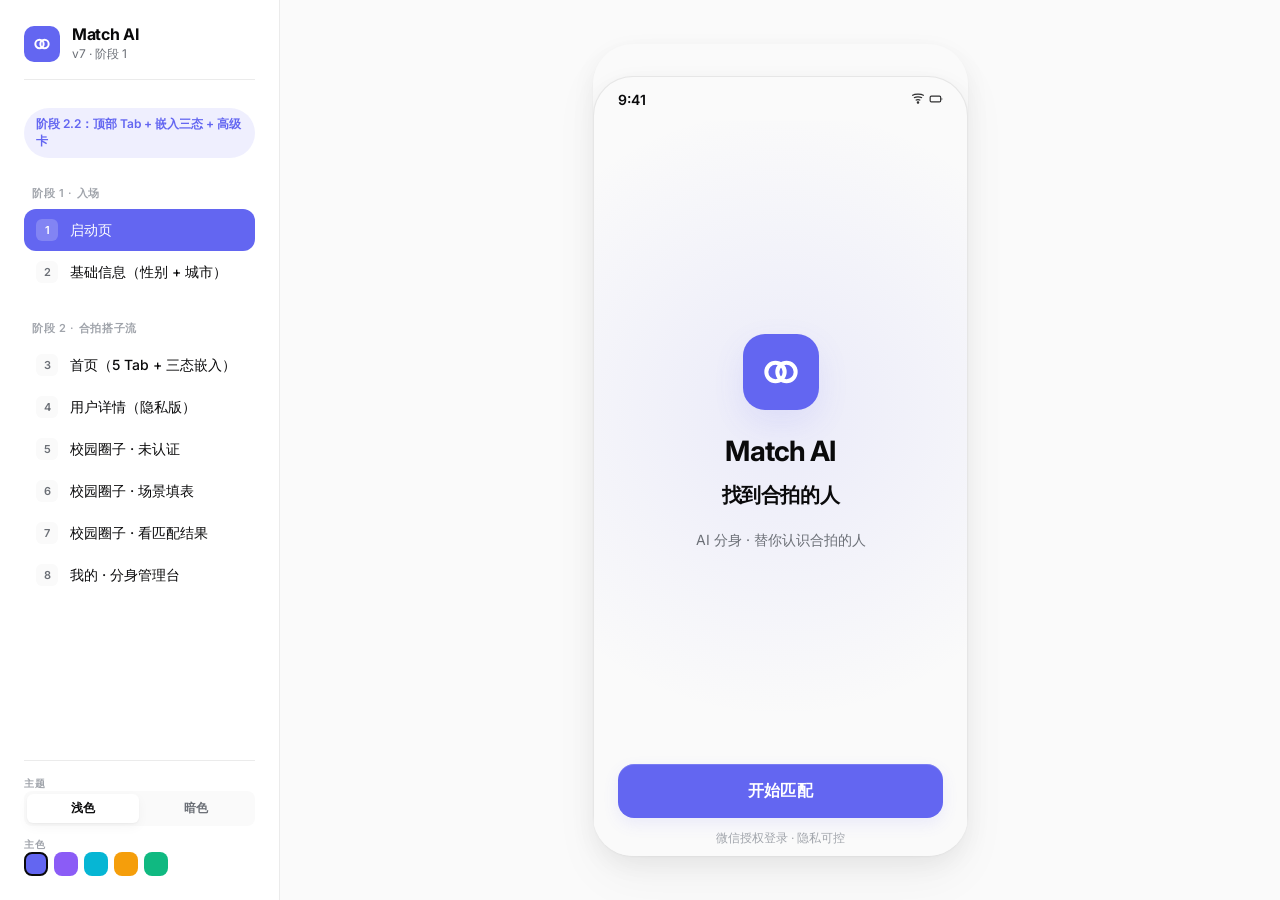
<file: index.html>
<!DOCTYPE html>
<html lang="zh-CN" data-theme="light" data-accent="indigo">
<head>
<meta charset="UTF-8">
<meta name="viewport" content="width=device-width,initial-scale=1">
<title>Match AI v7 · Stage 1</title>
<link href="https://fonts.googleapis.com/css2?family=Inter:wght@400;500;600;700&display=swap" rel="stylesheet">
<link rel="stylesheet" href="theme.css">
<style>
  body { display: flex; min-height: 100vh; background: var(--bg-app); }

  /* Sidebar */
  .sidebar {
    width: 280px; flex-shrink: 0;
    padding: var(--sp-5);
    border-right: 1px solid var(--border);
    background: var(--bg-elev);
    display: flex; flex-direction: column; gap: var(--sp-4);
  }
  .brand-row { display: flex; align-items: center; gap: var(--sp-3); padding-bottom: var(--sp-4); border-bottom: 1px solid var(--border); }
  .brand-mark-mini {
    width: 36px; height: 36px; border-radius: 10px;
    background: var(--accent);
    display: flex; align-items: center; justify-content: center;
  }
  .brand-mark-mini svg { width: 20px; height: 20px; color: #fff; }
  .brand-text { display: flex; flex-direction: column; }
  .brand-text strong { font-size: var(--fs-md); font-weight: 700; letter-spacing: -0.02em; color: var(--fg); }
  .brand-text small { font-size: var(--fs-xs); color: var(--fg-mute); margin-top: 2px; }

  .group-label {
    font-size: 11px; font-weight: 600;
    letter-spacing: 0.06em; text-transform: uppercase;
    color: var(--fg-faint); padding: var(--sp-3) var(--sp-2) var(--sp-2);
  }
  .nav-item {
    display: flex; align-items: center; gap: var(--sp-3);
    padding: 10px var(--sp-3);
    border-radius: var(--r-md);
    cursor: pointer; user-select: none;
    transition: all var(--d-1) var(--ease);
    color: var(--fg);
    font-size: var(--fs-sm); font-weight: 500;
  }
  .nav-item:hover { background: var(--accent-soft); color: var(--accent); }
  .nav-item.active { background: var(--accent); color: #fff; }
  .nav-num {
    width: 22px; height: 22px; border-radius: 6px;
    display: flex; align-items: center; justify-content: center;
    background: var(--bg-app); color: var(--fg-mute);
    font-size: 11px; font-weight: 600;
    flex-shrink: 0;
  }
  .nav-item.active .nav-num { background: rgba(255,255,255,0.2); color: #fff; }

  .controls { margin-top: auto; padding-top: var(--sp-4); border-top: 1px solid var(--border); display: flex; flex-direction: column; gap: var(--sp-3); }
  .ctl-label { font-size: 10px; font-weight: 600; letter-spacing: 0.08em; text-transform: uppercase; color: var(--fg-faint); }
  .seg {
    display: flex; gap: 2px; padding: 3px;
    background: var(--bg-app); border-radius: var(--r-sm);
  }
  .seg button {
    flex: 1; padding: 6px 8px;
    font-size: var(--fs-xs); font-weight: 600;
    color: var(--fg-mute);
    border-radius: 6px;
    transition: all var(--d-1) var(--ease);
  }
  .seg button.on { background: var(--bg-elev); color: var(--fg); box-shadow: var(--shadow-1); }

  .swatches { display: flex; gap: 6px; }
  .sw {
    width: 24px; height: 24px; border-radius: 8px;
    cursor: pointer; transition: transform var(--d-1) var(--ease);
    border: 2px solid transparent;
  }
  .sw:hover { transform: scale(1.1); }
  .sw.on { border-color: var(--fg); }
  .sw[data-c="indigo"] { background: #6366F1; }
  .sw[data-c="violet"] { background: #8B5CF6; }
  .sw[data-c="cyan"]   { background: #06B6D4; }
  .sw[data-c="amber"]  { background: #F59E0B; }
  .sw[data-c="mint"]   { background: #10B981; }

  /* Main */
  .main {
    flex: 1; display: flex; align-items: center; justify-content: center;
    padding: var(--sp-5);
    overflow: auto;
  }
  iframe {
    border: none;
    width: 375px; height: 812px;
    border-radius: 40px;
    box-shadow: var(--shadow-2);
    background: var(--bg-app);
  }

  .stage-pill {
    margin-top: var(--sp-3); padding: 8px 12px;
    background: var(--accent-soft); color: var(--accent);
    font-size: var(--fs-xs); font-weight: 600;
    border-radius: var(--r-pill); display: inline-block;
    align-self: flex-start;
  }
</style>
</head>
<body>

<aside class="sidebar">
  <div class="brand-row">
    <div class="brand-mark-mini">
      <svg viewBox="0 0 24 24" fill="none" stroke="currentColor" stroke-width="2.4" stroke-linecap="round" stroke-linejoin="round">
        <circle cx="9" cy="12" r="5"/><circle cx="15" cy="12" r="5"/>
      </svg>
    </div>
    <div class="brand-text">
      <strong>Match AI</strong>
      <small>v7 · 阶段 1</small>
    </div>
  </div>

  <span class="stage-pill">阶段 2.2：顶部 Tab + 嵌入三态 + 高级卡</span>

  <div>
    <div class="group-label">阶段 1 · 入场</div>
    <div class="nav-item active" data-page="01_启动页.html">
      <span class="nav-num">1</span><span>启动页</span>
    </div>
    <div class="nav-item" data-page="02_基础信息.html">
      <span class="nav-num">2</span><span>基础信息（性别 + 城市）</span>
    </div>
  </div>

  <div>
    <div class="group-label">阶段 2 · 合拍搭子流</div>
    <div class="nav-item" data-page="03_首页.html">
      <span class="nav-num">3</span><span>首页（5 Tab + 三态嵌入）</span>
    </div>
    <div class="nav-item" data-page="07_用户详情.html">
      <span class="nav-num">4</span><span>用户详情（隐私版）</span>
    </div>
    <div class="nav-item" data-page="08_校园圈子.html?authed=0">
      <span class="nav-num">5</span><span>校园圈子 · 未认证</span>
    </div>
    <div class="nav-item" data-page="08_校园圈子.html?authed=1&scene=lib&state=form">
      <span class="nav-num">6</span><span>校园圈子 · 场景填表</span>
    </div>
    <div class="nav-item" data-page="08_校园圈子.html?authed=1&scene=lib&state=result">
      <span class="nav-num">7</span><span>校园圈子 · 看匹配结果</span>
    </div>
    <div class="nav-item" data-page="09_我的.html">
      <span class="nav-num">8</span><span>我的 · 分身管理台</span>
    </div>
  </div>

  <div class="controls">
    <div>
      <div class="ctl-label">主题</div>
      <div class="seg" id="theme-seg">
        <button class="on" data-t="light">浅色</button>
        <button data-t="dark">暗色</button>
      </div>
    </div>
    <div>
      <div class="ctl-label">主色</div>
      <div class="swatches" id="acc">
        <div class="sw on" data-c="indigo"></div>
        <div class="sw" data-c="violet"></div>
        <div class="sw" data-c="cyan"></div>
        <div class="sw" data-c="amber"></div>
        <div class="sw" data-c="mint"></div>
      </div>
    </div>
  </div>
</aside>

<main class="main">
  <iframe id="frame" src="pages/01_启动页.html" title="预览"></iframe>
</main>

<script>
  const frame = document.getElementById('frame');

  // sidebar nav
  document.querySelectorAll('.nav-item[data-page]').forEach(el => {
    el.addEventListener('click', () => {
      document.querySelectorAll('.nav-item').forEach(x => x.classList.remove('active'));
      el.classList.add('active');
      frame.src = 'pages/' + el.dataset.page;
    });
  });

  // listen iframe nav
  window.addEventListener('message', e => {
    if (e.data?.type === 'nav') {
      const target = e.data.page;
      frame.src = 'pages/' + target;
      document.querySelectorAll('.nav-item').forEach(x => {
        x.classList.toggle('active', x.dataset.page === target);
      });
    }
  });

  // theme
  document.querySelectorAll('#theme-seg button').forEach(b => {
    b.addEventListener('click', () => {
      document.querySelectorAll('#theme-seg button').forEach(x => x.classList.remove('on'));
      b.classList.add('on');
      const v = b.dataset.t;
      document.documentElement.dataset.theme = v;
      // also tell iframe
      frame.contentDocument && (frame.contentDocument.documentElement.dataset.theme = v);
      frame.contentWindow.postMessage({ type: 'theme', value: v }, '*');
    });
  });

  // accent
  document.querySelectorAll('.sw').forEach(s => {
    s.addEventListener('click', () => {
      document.querySelectorAll('.sw').forEach(x => x.classList.remove('on'));
      s.classList.add('on');
      const v = s.dataset.c;
      document.documentElement.dataset.accent = v;
      frame.contentDocument && (frame.contentDocument.documentElement.dataset.accent = v);
      frame.contentWindow.postMessage({ type: 'accent', value: v }, '*');
    });
  });

  // re-apply theme/accent when iframe loads new page
  frame.addEventListener('load', () => {
    const t = document.documentElement.dataset.theme;
    const a = document.documentElement.dataset.accent;
    frame.contentWindow.postMessage({ type: 'theme', value: t }, '*');
    frame.contentWindow.postMessage({ type: 'accent', value: a }, '*');
  });
</script>
</body>
</html>
</file>
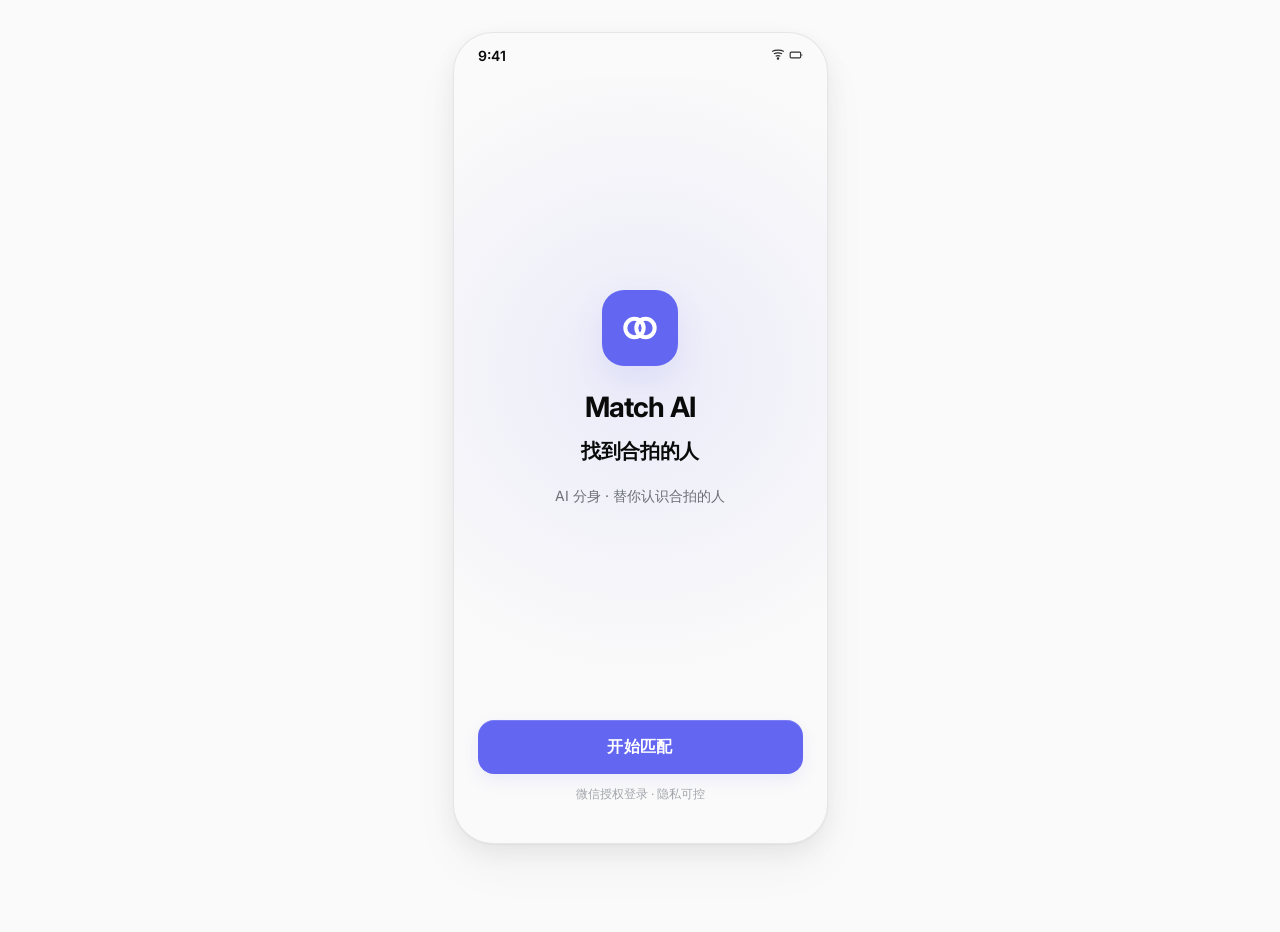
<file: pages/01_启动页.html>
<!DOCTYPE html>
<html lang="zh-CN" data-theme="light" data-accent="indigo">
<head>
<meta charset="UTF-8">
<meta name="viewport" content="width=device-width,initial-scale=1,maximum-scale=1">
<title>Match AI · 启动页</title>
<link href="https://fonts.googleapis.com/css2?family=Inter:wght@400;500;600;700&display=swap" rel="stylesheet">
<link rel="stylesheet" href="../theme.css">
<style>
  .splash {
    flex: 1;
    display: flex; flex-direction: column;
    align-items: center;
    padding: 0 24px 40px;
    text-align: center;
    background: radial-gradient(circle at 50% 38%, var(--accent-soft) 0%, transparent 60%);
    position: relative;
  }

  .hero {
    flex: 1;
    display: flex; flex-direction: column;
    align-items: center; justify-content: center;
    gap: var(--sp-3);
    width: 100%;
  }

  .brand-mark {
    width: 76px; height: 76px;
    border-radius: 22px;
    background: var(--accent);
    display: flex; align-items: center; justify-content: center;
    box-shadow: 0 12px 32px var(--accent-soft);
    animation: float 5s var(--ease) infinite;
  }
  .brand-mark svg { width: 38px; height: 38px; }
  @keyframes float {
    0%, 100% { transform: translateY(0); }
    50% { transform: translateY(-8px); }
  }
  .brand-mark svg { width: 44px; height: 44px; color: #fff; }

  .product-name {
    font-size: 28px; font-weight: 700; letter-spacing: -0.03em;
    color: var(--fg);
    margin-top: var(--sp-3);
  }

  .slogan {
    font-size: 20px; font-weight: 600; letter-spacing: -0.02em;
    color: var(--fg);
    margin-top: 2px;
  }

  .sub-slogan {
    font-size: var(--fs-sm); font-weight: 400;
    color: var(--fg-mute);
    line-height: 1.55;
    max-width: 240px;
    margin-top: var(--sp-2);
  }

  .actions {
    width: 100%; display: flex; flex-direction: column; gap: 12px;
    align-items: center;
    padding-bottom: env(safe-area-inset-bottom, 0);
  }
  .start-btn {
    width: 100%;
  }
  .foot {
    font-size: var(--fs-xs);
    color: var(--fg-faint);
  }
</style>
</head>
<body>
<div class="page">
  <div class="statusbar">
    <span>9:41</span>
    <span class="icons">
      <svg viewBox="0 0 24 24" fill="none" stroke="currentColor" stroke-width="2"><path d="M2 6c5-3 15-3 20 0"/><path d="M5 10c4-2 10-2 14 0"/><path d="M8 14c2-1 6-1 8 0"/><circle cx="12" cy="18" r="1.2" fill="currentColor"/></svg>
      <svg viewBox="0 0 24 24" fill="none" stroke="currentColor" stroke-width="2"><rect x="2" y="7" width="18" height="10" rx="2"/><line x1="22" y1="11" x2="22" y2="13"/></svg>
    </span>
  </div>

  <div class="splash">
    <div class="hero">
      <div class="brand-mark">
        <svg viewBox="0 0 24 24" fill="none" stroke="currentColor" stroke-width="2.2" stroke-linecap="round" stroke-linejoin="round">
          <circle cx="9" cy="12" r="5"/>
          <circle cx="15" cy="12" r="5"/>
        </svg>
      </div>
      <div class="product-name">Match AI</div>
      <div class="slogan">找到合拍的人</div>
      <div class="sub-slogan">AI 分身 · 替你认识合拍的人</div>
    </div>

    <div class="actions">
      <button class="btn-primary start-btn" data-nav="02_基础信息.html">开始匹配</button>
      <div class="foot">微信授权登录 · 隐私可控</div>
    </div>
  </div>
</div>

<script>
  // simple navigation: works both standalone and inside iframe
  document.querySelectorAll('[data-nav]').forEach(el => {
    el.addEventListener('click', () => {
      const target = el.dataset.nav;
      if (window.parent !== window) {
        window.parent.postMessage({ type: 'nav', page: target }, '*');
      } else {
        location.href = target;
      }
    });
  });
  // theme sync
  window.addEventListener('message', e => {
    if (e.data?.type === 'theme') document.documentElement.dataset.theme = e.data.value;
    if (e.data?.type === 'accent') document.documentElement.dataset.accent = e.data.value;
  });
</script>
</body>
</html>
</file>
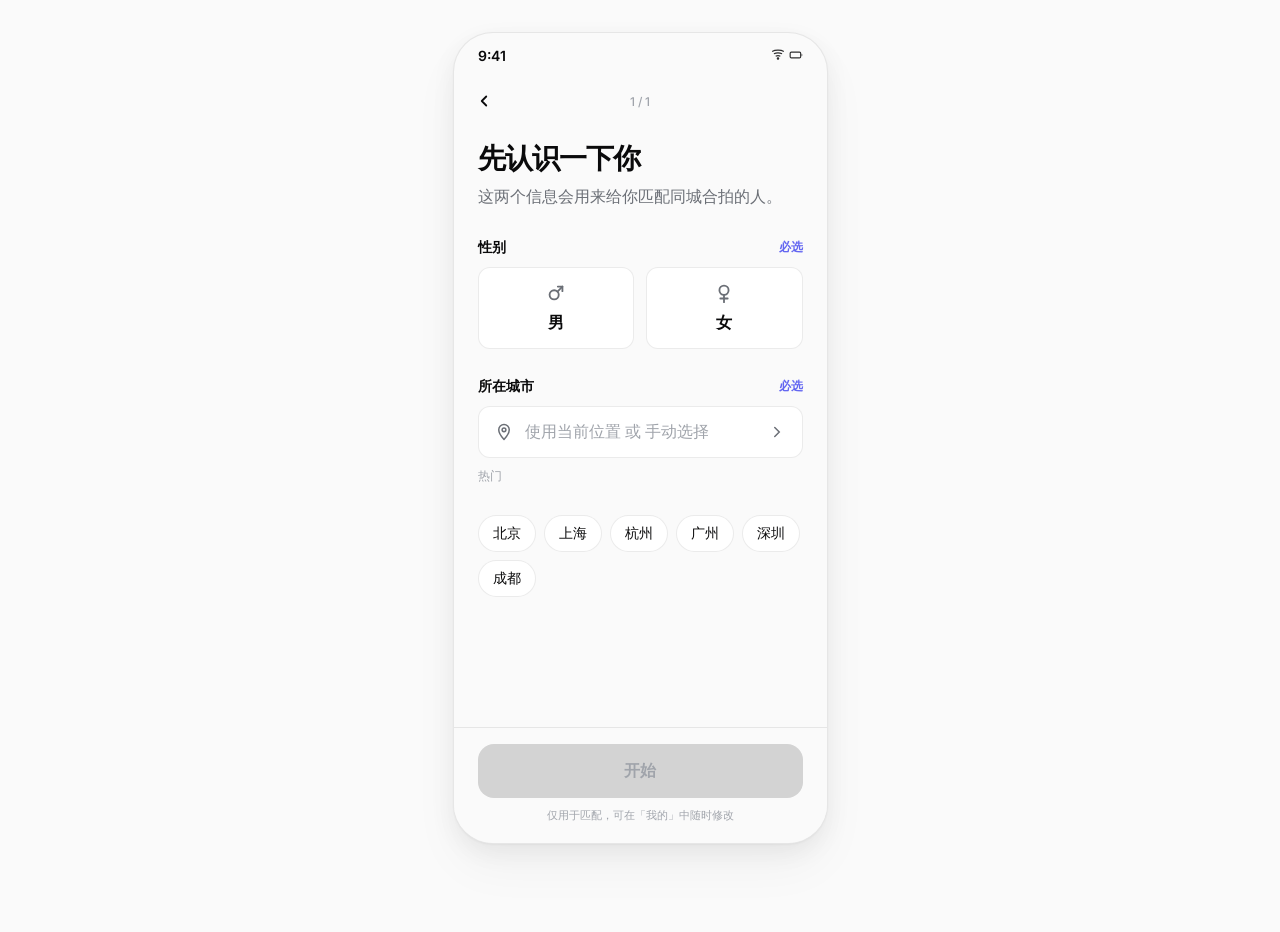
<file: pages/02_基础信息.html>
<!DOCTYPE html>
<html lang="zh-CN" data-theme="light" data-accent="indigo">
<head>
<meta charset="UTF-8">
<meta name="viewport" content="width=device-width,initial-scale=1,maximum-scale=1">
<title>Match AI · 基础信息</title>
<link href="https://fonts.googleapis.com/css2?family=Inter:wght@400;500;600;700&display=swap" rel="stylesheet">
<link rel="stylesheet" href="../theme.css">
<style>
  .topbar {
    height: 48px; padding: 0 var(--sp-3); flex-shrink: 0;
    display: flex; align-items: center; justify-content: space-between;
  }
  .topbar .back {
    width: 36px; height: 36px; border-radius: 50%;
    display: flex; align-items: center; justify-content: center;
    color: var(--fg);
    transition: background var(--d-1) var(--ease);
  }
  .topbar .back:hover { background: var(--accent-soft); }
  .topbar .back svg { width: 18px; height: 18px; }
  .topbar .step { font-size: var(--fs-xs); color: var(--fg-faint); font-weight: 500; }

  .body {
    flex: 1; min-height: 0;
    overflow-y: auto;
    padding: 16px var(--sp-5) var(--sp-5);
    display: flex; flex-direction: column; gap: 28px;
    scrollbar-width: none;
  }
  .body::-webkit-scrollbar { display: none; }

  .header h1 {
    font-size: 28px; font-weight: 700; letter-spacing: -0.03em;
    color: var(--fg); line-height: 1.25;
  }
  .header p {
    margin-top: var(--sp-2);
    font-size: var(--fs-md); color: var(--fg-mute);
    line-height: 1.6;
  }

  .field { display: flex; flex-direction: column; gap: 10px; }
  .field-label {
    display: flex; align-items: center; justify-content: space-between;
    font-size: var(--fs-sm); font-weight: 600;
    color: var(--fg);
  }
  .field-label .req { color: var(--accent); font-size: var(--fs-xs); font-weight: 600; }

  /* Gender */
  .gender-row {
    display: grid; grid-template-columns: 1fr 1fr; gap: var(--sp-3);
  }
  .gender-opt {
    padding: 14px var(--sp-3); border-radius: var(--r-md);
    border: 1.5px solid var(--border);
    background: var(--bg-elev);
    display: flex; flex-direction: column; align-items: center; gap: 8px;
    cursor: pointer; user-select: none;
    transition: all var(--d-1) var(--ease);
  }
  .gender-opt:hover { border-color: var(--border-strong); }
  .gender-opt.active {
    border-color: var(--accent);
    background: var(--accent-soft);
  }
  .gender-opt svg { width: 22px; height: 22px; color: var(--fg-mute); transition: color var(--d-1) var(--ease); }
  .gender-opt.active svg { color: var(--accent); }
  .gender-opt span { font-size: var(--fs-md); font-weight: 600; color: var(--fg); letter-spacing: -0.01em; }

  /* City */
  .city-input-wrap {
    display: flex; align-items: center; gap: var(--sp-3);
    padding: 14px var(--sp-4);
    background: var(--bg-elev);
    border: 1.5px solid var(--border);
    border-radius: var(--r-md);
    transition: border-color var(--d-1) var(--ease);
    cursor: pointer;
  }
  .city-input-wrap:hover { border-color: var(--border-strong); }
  .city-input-wrap.has-value { border-color: var(--accent); background: var(--accent-soft); }
  .city-input-wrap svg { width: 18px; height: 18px; color: var(--fg-mute); flex-shrink: 0; }
  .city-input-wrap.has-value svg { color: var(--accent); }
  .city-text { flex: 1; font-size: var(--fs-md); color: var(--fg); font-weight: 500; }
  .city-text.placeholder { color: var(--fg-faint); font-weight: 400; }
  .city-chevron { color: var(--fg-faint); }

  .quick-cities {
    display: flex; flex-wrap: wrap; gap: var(--sp-2);
    margin-top: var(--sp-3);
  }
  .quick-city {
    padding: 8px 14px; border-radius: var(--r-pill);
    background: var(--bg-elev); border: 1px solid var(--border);
    font-size: var(--fs-sm); color: var(--fg); font-weight: 500;
    cursor: pointer; transition: all var(--d-1) var(--ease);
  }
  .quick-city:hover { border-color: var(--accent); color: var(--accent); }
  .quick-city.active { background: var(--accent); color: #fff; border-color: var(--accent); }

  .quick-label { font-size: var(--fs-xs); color: var(--fg-faint); margin-bottom: var(--sp-2); }

  .footer {
    flex-shrink: 0;
    padding: 16px var(--sp-5) max(20px, env(safe-area-inset-bottom));
    background: var(--bg-app);
    border-top: 1px solid var(--border);
  }
  .privacy-note {
    text-align: center; margin-top: 10px;
    font-size: 11px; color: var(--fg-faint);
  }

  /* Bottom sheet for city picker */
  .sheet-mask {
    position: absolute; inset: 0; background: rgba(0,0,0,0.4);
    opacity: 0; pointer-events: none;
    transition: opacity var(--d-1) var(--ease);
    z-index: 10;
  }
  .sheet-mask.open { opacity: 1; pointer-events: auto; }
  .sheet {
    position: absolute; bottom: 0; left: 0; right: 0;
    background: var(--bg-elev);
    border-radius: 24px 24px 0 0;
    padding: var(--sp-5);
    transform: translateY(100%);
    transition: transform var(--d-2) var(--ease);
    z-index: 11;
    max-height: 70%;
    overflow-y: auto;
  }
  .sheet.open { transform: translateY(0); }
  .sheet h3 { font-size: var(--fs-lg); font-weight: 700; letter-spacing: -0.02em; margin-bottom: var(--sp-4); }
  .sheet input {
    width: 100%; padding: 12px var(--sp-4);
    background: var(--bg-app); border: 1.5px solid var(--border);
    border-radius: var(--r-md);
    font-family: inherit; font-size: var(--fs-md); color: var(--fg);
    margin-bottom: var(--sp-4);
  }
  .sheet input:focus { outline: none; border-color: var(--accent); }
  .sheet-list { display: flex; flex-direction: column; gap: 2px; }
  .sheet-item {
    padding: 14px var(--sp-3); border-radius: var(--r-sm);
    font-size: var(--fs-md); color: var(--fg); cursor: pointer;
    transition: background var(--d-1) var(--ease);
  }
  .sheet-item:hover { background: var(--accent-soft); }
</style>
</head>
<body>
<div class="page">
  <div class="statusbar">
    <span>9:41</span>
    <span class="icons">
      <svg viewBox="0 0 24 24" fill="none" stroke="currentColor" stroke-width="2"><path d="M2 6c5-3 15-3 20 0"/><path d="M5 10c4-2 10-2 14 0"/><path d="M8 14c2-1 6-1 8 0"/><circle cx="12" cy="18" r="1.2" fill="currentColor"/></svg>
      <svg viewBox="0 0 24 24" fill="none" stroke="currentColor" stroke-width="2"><rect x="2" y="7" width="18" height="10" rx="2"/><line x1="22" y1="11" x2="22" y2="13"/></svg>
    </span>
  </div>

  <div class="topbar">
    <button class="back" data-nav="01_启动页.html" aria-label="返回">
      <svg viewBox="0 0 24 24" fill="none" stroke="currentColor" stroke-width="2.4" stroke-linecap="round" stroke-linejoin="round"><polyline points="15 18 9 12 15 6"/></svg>
    </button>
    <span class="step">1 / 1</span>
    <span style="width:36px"></span>
  </div>

  <div class="body">
    <div class="header">
      <h1>先认识一下你</h1>
      <p>这两个信息会用来给你匹配同城合拍的人。</p>
    </div>

    <!-- 性别 -->
    <div class="field">
      <div class="field-label">
        <span>性别</span>
        <span class="req">必选</span>
      </div>
      <div class="gender-row" id="gender">
        <div class="gender-opt" data-val="male">
          <svg viewBox="0 0 24 24" fill="none" stroke="currentColor" stroke-width="2" stroke-linecap="round" stroke-linejoin="round">
            <circle cx="10" cy="14" r="5"/><line x1="19" y1="5" x2="13.6" y2="10.4"/><polyline points="14 5 19 5 19 10"/>
          </svg>
          <span>男</span>
        </div>
        <div class="gender-opt" data-val="female">
          <svg viewBox="0 0 24 24" fill="none" stroke="currentColor" stroke-width="2" stroke-linecap="round" stroke-linejoin="round">
            <circle cx="12" cy="9" r="5"/><line x1="12" y1="14" x2="12" y2="22"/><line x1="8" y1="18" x2="16" y2="18"/>
          </svg>
          <span>女</span>
        </div>
      </div>
    </div>

    <!-- 城市 -->
    <div class="field">
      <div class="field-label">
        <span>所在城市</span>
        <span class="req">必选</span>
      </div>
      <div class="city-input-wrap" id="city-trigger">
        <svg viewBox="0 0 24 24" fill="none" stroke="currentColor" stroke-width="2" stroke-linecap="round" stroke-linejoin="round">
          <path d="M12 22s-7-7.58-7-13a7 7 0 0 1 14 0c0 5.42-7 13-7 13z"/><circle cx="12" cy="9" r="2.5"/>
        </svg>
        <span class="city-text placeholder" id="city-text">使用当前位置 或 手动选择</span>
        <svg class="city-chevron" viewBox="0 0 24 24" fill="none" stroke="currentColor" stroke-width="2" stroke-linecap="round"><polyline points="9 18 15 12 9 6"/></svg>
      </div>

      <div class="quick-label">热门</div>
      <div class="quick-cities" id="quick">
        <button class="quick-city" data-city="北京">北京</button>
        <button class="quick-city" data-city="上海">上海</button>
        <button class="quick-city" data-city="杭州">杭州</button>
        <button class="quick-city" data-city="广州">广州</button>
        <button class="quick-city" data-city="深圳">深圳</button>
        <button class="quick-city" data-city="成都">成都</button>
      </div>
    </div>
  </div>

  <div class="footer">
    <button class="btn-primary" id="submit" disabled>开始</button>
    <p class="privacy-note">仅用于匹配，可在「我的」中随时修改</p>
  </div>

  <!-- City picker sheet -->
  <div class="sheet-mask" id="mask"></div>
  <div class="sheet" id="sheet">
    <h3>选择城市</h3>
    <input type="text" placeholder="搜索城市，如「杭州」" id="search" />
    <div class="sheet-list" id="search-list">
      <div class="sheet-item" data-city="北京">北京</div>
      <div class="sheet-item" data-city="上海">上海</div>
      <div class="sheet-item" data-city="广州">广州</div>
      <div class="sheet-item" data-city="深圳">深圳</div>
      <div class="sheet-item" data-city="杭州">杭州</div>
      <div class="sheet-item" data-city="成都">成都</div>
      <div class="sheet-item" data-city="南京">南京</div>
      <div class="sheet-item" data-city="武汉">武汉</div>
      <div class="sheet-item" data-city="西安">西安</div>
      <div class="sheet-item" data-city="重庆">重庆</div>
      <div class="sheet-item" data-city="苏州">苏州</div>
      <div class="sheet-item" data-city="天津">天津</div>
      <div class="sheet-item" data-city="长沙">长沙</div>
      <div class="sheet-item" data-city="郑州">郑州</div>
      <div class="sheet-item" data-city="青岛">青岛</div>
      <div class="sheet-item" data-city="厦门">厦门</div>
    </div>
  </div>
</div>

<script>
  const state = { gender: null, city: null };

  // Gender selection
  document.querySelectorAll('.gender-opt').forEach(el => {
    el.addEventListener('click', () => {
      document.querySelectorAll('.gender-opt').forEach(x => x.classList.remove('active'));
      el.classList.add('active');
      state.gender = el.dataset.val;
      checkSubmit();
    });
  });

  // Quick city
  document.querySelectorAll('.quick-city').forEach(el => {
    el.addEventListener('click', () => setCity(el.dataset.city));
  });

  // Open sheet
  document.getElementById('city-trigger').addEventListener('click', () => {
    document.getElementById('mask').classList.add('open');
    document.getElementById('sheet').classList.add('open');
  });
  document.getElementById('mask').addEventListener('click', closeSheet);

  // Search filter
  document.getElementById('search').addEventListener('input', e => {
    const q = e.target.value.trim();
    document.querySelectorAll('.sheet-item').forEach(item => {
      item.style.display = (!q || item.dataset.city.includes(q)) ? '' : 'none';
    });
  });

  // Sheet item select
  document.querySelectorAll('.sheet-item').forEach(item => {
    item.addEventListener('click', () => {
      setCity(item.dataset.city);
      closeSheet();
    });
  });

  function setCity(name) {
    state.city = name;
    const el = document.getElementById('city-text');
    el.textContent = name;
    el.classList.remove('placeholder');
    document.getElementById('city-trigger').classList.add('has-value');
    document.querySelectorAll('.quick-city').forEach(c => {
      c.classList.toggle('active', c.dataset.city === name);
    });
    checkSubmit();
  }

  function closeSheet() {
    document.getElementById('mask').classList.remove('open');
    document.getElementById('sheet').classList.remove('open');
  }

  function checkSubmit() {
    document.getElementById('submit').disabled = !(state.gender && state.city);
  }

  // Submit (no next page yet — show toast)
  document.getElementById('submit').addEventListener('click', () => {
    if (!state.gender || !state.city) return;
    alert('已保存：' + (state.gender === 'male' ? '男' : '女') + ' · ' + state.city + '\n（首页待 v7-阶段2 实现）');
  });

  // Back nav
  document.querySelectorAll('[data-nav]').forEach(el => {
    el.addEventListener('click', () => {
      const target = el.dataset.nav;
      if (window.parent !== window) {
        window.parent.postMessage({ type: 'nav', page: target }, '*');
      } else {
        location.href = target;
      }
    });
  });

  // Theme sync from parent
  window.addEventListener('message', e => {
    if (e.data?.type === 'theme') document.documentElement.dataset.theme = e.data.value;
    if (e.data?.type === 'accent') document.documentElement.dataset.accent = e.data.value;
  });
</script>
</body>
</html>
</file>
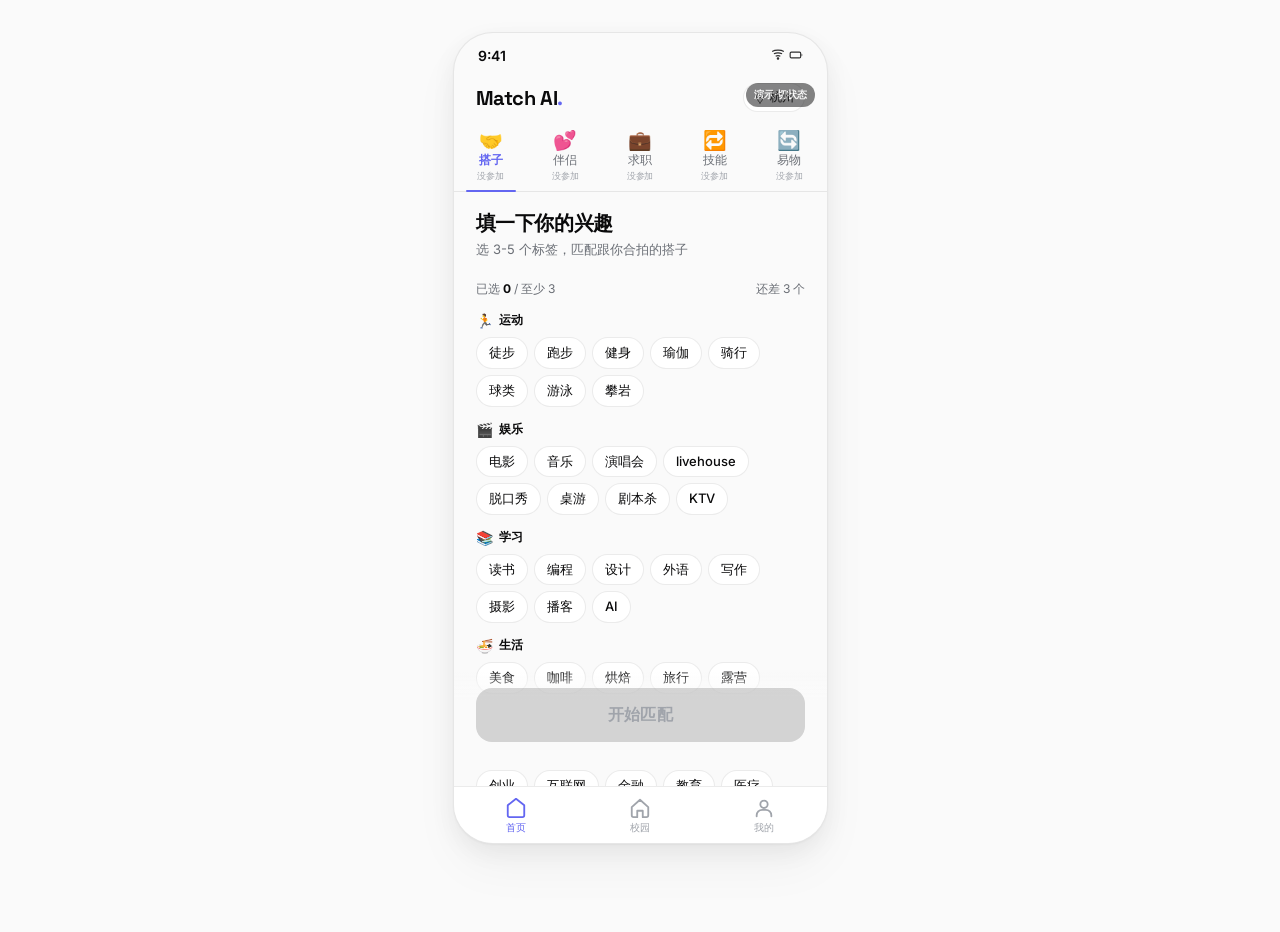
<file: pages/03_首页.html>
<!DOCTYPE html>
<html lang="zh-CN" data-theme="light" data-accent="indigo">
<head>
<meta charset="UTF-8">
<meta name="viewport" content="width=device-width,initial-scale=1,maximum-scale=1">
<title>Match AI · 首页</title>
<link href="https://fonts.googleapis.com/css2?family=Inter:wght@400;500;600;700&family=Space+Grotesk:wght@500;600;700&family=Fraunces:ital,wght@1,400;1,500&display=swap" rel="stylesheet">
<link rel="stylesheet" href="../theme.css">
<style>
  .page { display: flex; flex-direction: column; }

  .brandbar {
    flex-shrink: 0;
    display: flex; align-items: center; justify-content: space-between;
    padding: 6px 22px 10px;
  }
  .brand-name {
    font-family: 'Space Grotesk', 'Inter', sans-serif;
    font-size: 20px; font-weight: 700; letter-spacing: -0.02em; color: var(--fg);
  }
  .brand-name .dot { color: var(--accent); }
  .city-chip {
    display: inline-flex; align-items: center; gap: 4px;
    padding: 5px 10px; border-radius: var(--r-pill);
    background: var(--bg-elev); border: 1px solid var(--border);
    font-size: 12px; color: var(--fg); font-weight: 500;
    cursor: pointer; transition: all var(--d-1) var(--ease);
  }
  .city-chip:hover { border-color: var(--accent); color: var(--accent); }
  .city-chip svg { width: 12px; height: 12px; opacity: 0.7; }

  .tab-strip {
    flex-shrink: 0;
    display: grid;
    grid-template-columns: repeat(5, 1fr);
    border-bottom: 1px solid var(--border);
  }
  .tchip {
    padding: 9px 4px 11px;
    display: flex; flex-direction: column; align-items: center; gap: 3px;
    color: var(--fg-mute);
    cursor: pointer; position: relative; user-select: none;
    transition: color var(--d-1) var(--ease);
  }
  .tchip-emoji {
    font-size: 19px; line-height: 1; position: relative;
    transition: transform var(--d-1) var(--ease);
  }
  .tchip:hover .tchip-emoji { transform: scale(1.1); }
  .tchip-name { font-size: 12px; font-weight: 500; line-height: 1.2; }
  .tchip-status {
    font-size: 9px; line-height: 1; color: var(--fg-faint);
    margin-top: 1px;
    letter-spacing: -0.01em;
  }
  .tchip:hover .tchip-name { color: var(--fg); }
  .tchip.on .tchip-name { color: var(--accent); font-weight: 600; }
  .tchip.on::after {
    content: ''; position: absolute;
    left: 12px; right: 12px; bottom: -1px; height: 2px;
    background: var(--accent); border-radius: 1px;
  }
  .tchip.lock { opacity: 0.5; }
  .tchip.has-new .tchip-status { color: var(--accent); font-weight: 600; }
  .tchip.has-new .tchip-emoji::after {
    content: ''; position: absolute;
    top: -2px; right: -6px;
    width: 6px; height: 6px; border-radius: 50%;
    background: var(--accent);
    box-shadow: 0 0 6px var(--accent);
  }

  .scroll {
    flex: 1; min-height: 0;
    overflow-y: auto;
    padding: 18px 22px 22px;
    scrollbar-width: none;
  }
  .scroll::-webkit-scrollbar { display: none; }

  .state { display: none; }
  .state.show { display: block; animation: fadeIn 240ms var(--ease); }
  @keyframes fadeIn { from { opacity:0; transform:translateY(4px);} to { opacity:1; transform:translateY(0);} }

  /* Pane visibility */
  .pane { display: none; }
  .pane.show { display: block; }

  /* Form */
  .form-h h2 { font-size: 20px; font-weight: 700; letter-spacing: -0.02em; color: var(--fg); }
  .form-h p { margin-top: 4px; font-size: 13px; color: var(--fg-mute); }

  .wx-block { margin-top: 18px; }
  .wx-label { font-size: 12px; font-weight: 600; color: var(--fg); margin-bottom: 6px; }
  .wx-input {
    width: 100%; padding: 12px 14px;
    background: var(--bg-elev); border: 1.5px solid var(--border);
    border-radius: 12px;
    font-family: inherit; font-size: 15px; color: var(--fg);
    transition: border-color var(--d-1) var(--ease);
    box-sizing: border-box;
  }
  .wx-input:focus { outline: none; border-color: var(--accent); }
  textarea.wx-input { resize: none; min-height: 72px; line-height: 1.5; }
  .wx-hint { margin-top: 6px; font-size: 11px; color: var(--fg-faint); }

  .interest-block { margin-top: 22px; }
  .progress-row {
    display: flex; align-items: center; justify-content: space-between;
    font-size: 12px; color: var(--fg-mute); margin-bottom: 8px;
  }
  .progress-row .count { font-weight: 700; color: var(--fg); }
  .cat { margin-top: 14px; }
  .cat-head {
    display: flex; align-items: center; gap: 6px; margin-bottom: 8px;
    font-size: 12px; font-weight: 600; color: var(--fg);
  }
  .cat-emoji { font-size: 14px; }
  .tags { display: flex; flex-wrap: wrap; gap: 6px; }
  .tag {
    padding: 7px 12px; border-radius: var(--r-pill);
    background: var(--bg-elev); border: 1.2px solid var(--border);
    font-size: 13px; color: var(--fg); font-weight: 500;
    cursor: pointer; user-select: none;
    transition: all var(--d-1) var(--ease); line-height: 1.2;
  }
  .tag:hover { border-color: var(--border-strong); }
  .tag.on { background: var(--accent); color: white; border-color: var(--accent); }

  /* Radio (single-select) row */
  .radio-row { display: flex; flex-wrap: wrap; gap: 6px; }
  .radio {
    padding: 7px 14px; border-radius: var(--r-pill);
    background: var(--bg-elev); border: 1.2px solid var(--border);
    font-size: 13px; color: var(--fg); font-weight: 500;
    cursor: pointer; user-select: none;
    transition: all var(--d-1) var(--ease); line-height: 1.2;
  }
  .radio:hover { border-color: var(--border-strong); }
  .radio.on {
    background: var(--accent-soft); color: var(--accent); border-color: var(--accent);
    font-weight: 600;
  }

  /* Pref question (single-select group) */
  .pref-q {
    margin-top: 12px;
    padding: 12px 14px;
    background: var(--bg-elev);
    border: 1px solid var(--border);
    border-radius: 14px;
  }
  .pref-q-title {
    font-size: 13px; font-weight: 500; color: var(--fg);
    margin-bottom: 8px;
  }
  .pref-q-opts {
    display: flex; gap: 6px; flex-wrap: wrap;
  }
  .pref-opt {
    flex: 1; min-width: 60px;
    padding: 8px 10px;
    background: var(--bg-app);
    border: 1.2px solid var(--border);
    border-radius: 10px;
    font-size: 13px; color: var(--fg); font-weight: 500;
    cursor: pointer; user-select: none; text-align: center;
    transition: all var(--d-1) var(--ease);
  }
  .pref-opt:hover { border-color: var(--border-strong); }
  .pref-opt.on {
    background: var(--accent); color: white; border-color: var(--accent);
  }

  /* Chip insert */
  .chip-insert {
    display: inline-block; padding: 5px 12px;
    background: var(--accent-soft); color: var(--accent);
    border-radius: var(--r-pill);
    font-size: 12px; font-weight: 500;
    cursor: pointer; user-select: none;
    transition: all var(--d-1) var(--ease);
  }
  .chip-insert:hover { background: var(--accent); color: white; }

  /* Cycle wait state */
  .cycle-wait {
    text-align: center; padding: 60px 20px 40px;
  }
  .cycle-emoji {
    font-size: 48px; margin-bottom: 16px;
    opacity: 0.85;
    animation: float 4s var(--ease) infinite;
  }
  @keyframes float {
    0%,100% { transform: translateY(0); }
    50% { transform: translateY(-6px); }
  }
  .cycle-title {
    font-size: 18px; font-weight: 600; color: var(--fg);
    letter-spacing: -0.01em;
  }
  .cycle-sub {
    font-size: 13px; color: var(--fg-mute); margin-top: 6px; line-height: 1.55;
  }
  .cycle-actions { margin-top: 26px; }
  .cycle-btn-ghost {
    padding: 8px 18px; font-size: 13px; font-weight: 500;
    color: var(--accent); background: var(--accent-soft);
    border: none; border-radius: var(--r-pill);
    cursor: pointer;
    transition: all var(--d-1) var(--ease);
  }
  .cycle-btn-ghost:hover { background: var(--accent); color: white; }

  /* Photo upload placeholder */
  .photo-up {
    display: flex; align-items: center; justify-content: center;
    flex-direction: column; gap: 6px;
    width: 100%; padding: 26px 0;
    border: 1.5px dashed var(--accent);
    border-radius: 14px;
    background: var(--accent-soft);
    color: var(--accent); font-size: 12px; font-weight: 600;
    cursor: pointer; user-select: none;
    transition: all var(--d-1) var(--ease);
  }
  .photo-up:hover { background: var(--accent); color: white; }
  .photo-up svg { width: 22px; height: 22px; }

  .form-footer {
    position: sticky; bottom: 0;
    background: linear-gradient(180deg, transparent 0%, var(--bg-app) 30%);
    margin: 24px -22px -22px;
    padding: 16px 22px 22px;
  }

  /* Result */
  .res-h {
    display: flex; align-items: center; justify-content: space-between;
    margin-bottom: 14px;
    gap: 12px;
  }
  .res-h > div { flex: 1; min-width: 0; }
  .edit-link {
    flex-shrink: 0;
    display: inline-flex; align-items: center; gap: 4px;
    padding: 6px 12px;
    font-size: 12px; font-weight: 500;
    color: var(--accent);
    background: var(--accent-soft);
    border: none; border-radius: var(--r-pill);
    cursor: pointer;
    transition: all var(--d-1) var(--ease);
  }
  .edit-link:hover { background: var(--accent); color: white; }
  .edit-link svg { width: 12px; height: 12px; }
  .res-h h2 { font-size: 18px; font-weight: 700; letter-spacing: -0.02em; color: var(--fg); }
  .res-h .small { font-size: 12px; color: var(--fg-mute); }

  .card {
    background: var(--bg-elev);
    border: 1px solid var(--border);
    border-radius: 20px;
    padding: 18px;
    margin-bottom: 12px;
    cursor: pointer;
    transition: all var(--d-1) var(--ease);
    box-shadow: var(--shadow-card);
  }
  .card:hover { transform: translateY(-2px); }
  .card:active { transform: scale(0.99); }
  .card.hot {
    border: 1.5px solid var(--accent);
    box-shadow: 0 0 0 3px var(--accent-soft), var(--shadow-card);
  }
  .card-top { display: flex; align-items: center; gap: 14px; margin-bottom: 12px; }
  .ava {
    width: 56px; height: 56px; border-radius: 50%;
    background: linear-gradient(135deg, var(--accent), var(--accent-hover));
    display: flex; align-items: center; justify-content: center;
    color: white; font-size: 19px; font-weight: 600; flex-shrink: 0;
    box-shadow: inset 0 1px 0 rgba(255,255,255,0.3), 0 4px 12px var(--accent-soft);
  }
  .nm { flex: 1; min-width: 0; }
  .nm-line { display: flex; align-items: center; gap: 10px; }
  .nm-name { font-size: 16px; font-weight: 600; color: var(--fg); letter-spacing: -0.01em; }
  .nm-pct { font-size: 13px; font-weight: 700; color: var(--accent); }
  .nm-meta { font-size: 12px; color: var(--fg-mute); margin-top: 2px; }

  .quote {
    font-family: 'Fraunces', Georgia, serif;
    font-style: italic; font-weight: 400;
    font-size: 14px; color: var(--fg);
    line-height: 1.5;
    padding: 8px 0 8px 12px;
    border-left: 2px solid var(--accent);
    margin-bottom: 12px;
  }
  .quote-from {
    display: block;
    font-family: var(--font-sans); font-style: normal;
    font-size: 11px; color: var(--accent); font-weight: 600;
    margin-top: 4px; letter-spacing: 0.04em;
  }

  .pills { display: flex; flex-wrap: wrap; gap: 6px; }
  .pill {
    font-size: 11px; padding: 3px 9px;
    background: var(--accent-soft); color: var(--accent);
    border-radius: var(--r-pill); font-weight: 500;
  }

  /* State B: 匹配中 */
  .matching {
    text-align: center;
    padding: 60px 20px 40px;
  }
  .matching-orb {
    width: 80px; height: 80px;
    margin: 0 auto 24px;
    border-radius: 50%;
    background: radial-gradient(circle at 50% 40%, var(--accent), var(--accent-hover));
    display: flex; align-items: center; justify-content: center; gap: 5px;
    box-shadow: 0 0 40px var(--accent-soft), inset 0 1px 0 rgba(255,255,255,0.3);
    animation: pulse 2s var(--ease) infinite;
  }
  @keyframes pulse {
    0%, 100% { transform: scale(1); box-shadow: 0 0 40px var(--accent-soft), inset 0 1px 0 rgba(255,255,255,0.3); }
    50% { transform: scale(1.06); box-shadow: 0 0 60px var(--accent-soft), 0 0 100px var(--accent-soft), inset 0 1px 0 rgba(255,255,255,0.3); }
  }
  .orb-dot {
    width: 8px; height: 8px; border-radius: 50%; background: white;
    animation: dotbounce 1.4s ease-in-out infinite;
  }
  .orb-dot:nth-child(2) { animation-delay: 0.2s; }
  .orb-dot:nth-child(3) { animation-delay: 0.4s; }
  @keyframes dotbounce {
    0%, 80%, 100% { transform: scale(0.6); opacity: 0.5; }
    40% { transform: scale(1); opacity: 1; }
  }
  .matching-title { font-size: 17px; font-weight: 600; color: var(--fg); letter-spacing: -0.01em; }
  .matching-sub { font-size: 13px; color: var(--fg-mute); margin-top: 6px; line-height: 1.5; }
  .matching-bar {
    width: 200px; height: 3px; margin: 24px auto 0;
    background: var(--border); border-radius: 2px; overflow: hidden;
  }
  .matching-bar-fill {
    height: 100%; width: 30%;
    background: var(--accent); border-radius: 2px;
    animation: barProgress 2s ease-in-out infinite;
  }
  @keyframes barProgress {
    0% { width: 10%; transform: translateX(0); }
    50% { width: 60%; }
    100% { width: 90%; transform: translateX(110%); }
  }

  /* Demo state cycler */
  .demo-toggle {
    position: absolute;
    top: 50px; right: 12px;
    background: var(--fg); color: var(--bg-app);
    font-size: 10px; font-weight: 600;
    padding: 5px 8px; border-radius: var(--r-pill);
    cursor: pointer; opacity: 0.5;
    z-index: 100;
    border: none;
    transition: opacity var(--d-1) var(--ease);
  }
  .demo-toggle:hover { opacity: 1; }

  .bottom-tab {
    flex-shrink: 0;
    display: flex; align-items: stretch;
    background: var(--bg-elev); border-top: 1px solid var(--border);
    padding-bottom: env(safe-area-inset-bottom, 0);
  }
  .btab {
    flex: 1; padding: 10px 0 8px;
    display: flex; flex-direction: column; align-items: center; gap: 2px;
    color: var(--fg-faint); cursor: pointer;
    transition: color var(--d-1) var(--ease);
  }
  .btab:hover, .btab.active { color: var(--accent); }
  .btab svg { width: 22px; height: 22px; stroke-width: 2; }
  .btab span { font-size: 10px; font-weight: 500; }
</style>
</head>
<body>
<div class="page">
  <div class="statusbar">
    <span>9:41</span>
    <span class="icons">
      <svg viewBox="0 0 24 24" fill="none" stroke="currentColor" stroke-width="2"><path d="M2 6c5-3 15-3 20 0"/><path d="M5 10c4-2 10-2 14 0"/><path d="M8 14c2-1 6-1 8 0"/><circle cx="12" cy="18" r="1.2" fill="currentColor"/></svg>
      <svg viewBox="0 0 24 24" fill="none" stroke="currentColor" stroke-width="2"><rect x="2" y="7" width="18" height="10" rx="2"/><line x1="22" y1="11" x2="22" y2="13"/></svg>
    </span>
  </div>

  <div class="brandbar">
    <span class="brand-name">Match AI<span class="dot">.</span></span>
    <span class="city-chip">
      <svg viewBox="0 0 24 24" fill="none" stroke="currentColor" stroke-width="2" stroke-linecap="round" stroke-linejoin="round"><path d="M12 22s-7-7.58-7-13a7 7 0 0 1 14 0c0 5.42-7 13-7 13z"/><circle cx="12" cy="9" r="2.5"/></svg>
      <span id="city">杭州</span>
    </span>
  </div>

  <div class="tab-strip" id="tabs">
    <div class="tchip on" data-s="buddy">
      <span class="tchip-emoji">🤝</span>
      <span class="tchip-name">搭子</span>
      <span class="tchip-status" id="st-buddy">没参加</span>
    </div>
    <div class="tchip" data-s="lover">
      <span class="tchip-emoji">💕</span>
      <span class="tchip-name">伴侣</span>
      <span class="tchip-status" id="st-lover">没参加</span>
    </div>
    <div class="tchip" data-s="job">
      <span class="tchip-emoji">💼</span>
      <span class="tchip-name">求职</span>
      <span class="tchip-status" id="st-job">没参加</span>
    </div>
    <div class="tchip" data-s="skill">
      <span class="tchip-emoji">🔁</span>
      <span class="tchip-name">技能</span>
      <span class="tchip-status" id="st-skill">没参加</span>
    </div>
    <div class="tchip" data-s="barter">
      <span class="tchip-emoji">🔄</span>
      <span class="tchip-name">易物</span>
      <span class="tchip-status" id="st-barter">没参加</span>
    </div>
  </div>

  <div class="scroll" id="scroll">

    <!-- ===== BUDDY ===== -->
    <div id="pane-buddy" class="pane show">
      <div class="state" id="buddy-A">
        <div class="form-h">
          <h2>填一下你的兴趣</h2>
          <p>选 3-5 个标签，匹配跟你合拍的搭子</p>
        </div>
        <div class="interest-block">
          <div class="progress-row">
            <span>已选 <span class="count" id="count">0</span> / 至少 3</span>
            <span id="hint">还差 3 个</span>
          </div>
          <div id="cats"></div>
        </div>
        <div class="wx-block" id="wx-block-buddy" style="margin-top:22px;">
          <div class="wx-label">微信号</div>
          <input class="wx-input" id="wx-input-buddy" type="text" placeholder="你的微信号" autocomplete="off"/>
          <div class="wx-hint">字母开头，6-20 位 · 一次填写所有场景通用</div>
        </div>
        <div class="form-footer">
          <button class="btn-primary" id="submit" disabled>开始匹配</button>
        </div>
      </div>
      <div class="state" id="buddy-B">
        <div class="matching">
          <div class="matching-orb"><div class="orb-dot"></div><div class="orb-dot"></div><div class="orb-dot"></div></div>
          <h2 class="matching-title">分身正在为你寻找…</h2>
          <p class="matching-sub">扫描了 38 个潜在合拍的人<br>预计 15 秒内出结果</p>
          <div class="matching-bar"><div class="matching-bar-fill"></div></div>
        </div>
      </div>
      <div class="state" id="buddy-C">
        <div class="res-h">
          <h2>今日匹配</h2>
          <span class="small">3 个 · 明天 0 点更新</span>
        </div>
        <div id="card-list-buddy"></div>
        <p style="text-align:center;font-size:11px;color:var(--fg-faint);margin-top:14px;">明天还有 1 次新匹配 · 晚安</p>
      </div>
    </div>

    <!-- ===== LOVER ===== -->
    <div id="pane-lover" class="pane">
      <!-- A 没参加 -->
      <div class="state" id="lover-A">
        <div class="form-h">
          <h2>合拍伴侣</h2>
          <p>每周四 20:00 公布一位 · 1×1 深度匹配</p>
        </div>
        <div class="wx-block">
          <div class="wx-label">你的照片</div>
          <div class="photo-up">
            <svg viewBox="0 0 24 24" fill="none" stroke="currentColor" stroke-width="2" stroke-linecap="round" stroke-linejoin="round"><circle cx="12" cy="12" r="9"/><line x1="12" y1="8" x2="12" y2="16"/><line x1="8" y1="12" x2="16" y2="12"/></svg>
            <span>添加照片</span>
          </div>
        </div>
        <div class="interest-block">
          <div class="progress-row">
            <span>你的性格 <span class="count" id="count-lover">0</span> / 至少 3</span>
            <span id="hint-lover">还差 3 个</span>
          </div>
          <div class="tags" id="tags-lover"></div>
        </div>

        <!-- 6 道极速问答 -->
        <div class="interest-block">
          <div class="progress-row">
            <span>你想匹配的 TA <span class="count" id="count-pref">0</span> / 6</span>
            <span class="wx-hint" style="margin:0;">3 秒答完</span>
          </div>
          <div id="prefs"></div>
        </div>

        <!-- 想说点别的（可选）-->
        <div class="wx-block">
          <div class="wx-label">想说点别的（可选）</div>
          <div style="display:flex;flex-wrap:wrap;gap:6px;margin-bottom:8px;" id="wish-chips">
            <span class="chip-insert" data-t="三观一致">三观一致</span>
            <span class="chip-insert" data-t="能聊得来">能聊得来</span>
            <span class="chip-insert" data-t="稳定有趣">稳定有趣</span>
            <span class="chip-insert" data-t="互相成长">互相成长</span>
          </div>
          <textarea class="wx-input" id="lover-wish" maxlength="60" placeholder="点上方 chip 或自己写..."></textarea>
        </div>

        <div class="wx-block lover-wx">
          <div class="wx-label">微信号</div>
          <input class="wx-input" id="wx-input-lover" type="text" placeholder="你的微信号" autocomplete="off"/>
          <div class="wx-hint">字母开头，6-20 位</div>
        </div>
        <div class="form-footer">
          <button class="btn-primary" id="submit-lover" disabled>开始匹配</button>
        </div>
      </div>

      <!-- B 等待中：仅展示等待信息 -->
      <div class="state" id="lover-B">
        <div class="cycle-wait">
          <div class="cycle-emoji">💕</div>
          <h2 class="cycle-title">你已加入本周匹配池</h2>
          <p class="cycle-sub">周四 20:00 公布 · 还有 3 天<br><span style="opacity:0.6">想调整资料？看完本期结果再改 · 下周生效</span></p>
        </div>
      </div>

      <!-- C 本期结果 -->
      <div class="state" id="lover-C">
        <div class="res-h">
          <div>
            <h2>本周伴侣</h2>
            <span class="small" id="lover-c-meta">1 位 · 下周四 20:00 更新</span>
          </div>
          <button class="edit-link" id="lover-edit-2" title="调整资料 · 下次生效">
            <svg viewBox="0 0 24 24" fill="none" stroke="currentColor" stroke-width="2" stroke-linecap="round" stroke-linejoin="round"><path d="M11 4H4a2 2 0 0 0-2 2v14a2 2 0 0 0 2 2h14a2 2 0 0 0 2-2v-7"/><path d="M18.5 2.5a2.121 2.121 0 0 1 3 3L12 15l-4 1 1-4 9.5-9.5z"/></svg>
            <span>调资料</span>
          </button>
        </div>
        <div id="card-list-lover"></div>
        <p style="text-align:center;font-size:11px;color:var(--fg-faint);margin-top:14px;">深度匹配 · 一周一次 · 慢即是快</p>
      </div>
    </div>

    <!-- ===== JOB ===== -->
    <div id="pane-job" class="pane">
      <div class="state" id="job-A">
        <div class="form-h">
          <h2>实习求职</h2>
          <p>每周 1 次，匹配同行 / 校友 / 内推</p>
        </div>
        <div class="wx-block">
          <div class="wx-label">学校</div>
          <input class="wx-input" id="job-school" type="text" placeholder="例：浙江大学" autocomplete="off"/>
        </div>
        <div class="wx-block">
          <div class="wx-label">专业</div>
          <input class="wx-input" id="job-major" type="text" placeholder="例：计算机科学" autocomplete="off"/>
        </div>
        <div class="wx-block">
          <div class="wx-label">年级</div>
          <div class="radio-row" id="job-grade"></div>
        </div>
        <div class="wx-block">
          <div class="wx-label">求职状态</div>
          <div class="radio-row" id="job-status"></div>
        </div>
        <div class="interest-block">
          <div class="progress-row">
            <span>目标行业 <span class="count" id="count-job">0</span> / 至少 1</span>
            <span id="hint-job">还差 1 个</span>
          </div>
          <div class="tags" id="tags-job"></div>
        </div>
        <div class="wx-block job-wx">
          <div class="wx-label">微信号</div>
          <input class="wx-input" id="wx-input-job" type="text" placeholder="你的微信号" autocomplete="off"/>
          <div class="wx-hint">字母开头，6-20 位</div>
        </div>
        <div class="form-footer">
          <button class="btn-primary" id="submit-job" disabled>开始匹配</button>
        </div>
      </div>
      <div class="state" id="job-B">
        <div class="matching">
          <div class="matching-orb"><div class="orb-dot"></div><div class="orb-dot"></div><div class="orb-dot"></div></div>
          <h2 class="matching-title">分身正在搜寻同行 / 校友…</h2>
          <p class="matching-sub">基于学校 / 专业 / 行业三维匹配<br>预计 10 秒内出结果</p>
          <div class="matching-bar"><div class="matching-bar-fill"></div></div>
        </div>
      </div>
      <div class="state" id="job-C">
        <div class="res-h">
          <h2>本周匹配</h2>
          <span class="small">3 位 · 下周一 9 点更新</span>
        </div>
        <div id="card-list-job"></div>
      </div>
    </div>

    <!-- ===== SKILL ===== -->
    <div id="pane-skill" class="pane">
      <div class="state" id="skill-A">
        <div class="form-h">
          <h2>技能交换</h2>
          <p>你会的 ↔ 你想学的 · 每 3 天 1 次</p>
        </div>
        <div class="interest-block">
          <div class="progress-row">
            <span>我会的技能 <span class="count" id="count-skill-have">0</span> / 1-5 个</span>
            <span id="hint-skill-have">至少选 1 个</span>
          </div>
          <div id="cats-skill-have"></div>
        </div>
        <div class="interest-block">
          <div class="progress-row">
            <span>我想学的 <span class="count" id="count-skill-want">0</span> / 1-5 个</span>
            <span id="hint-skill-want">至少选 1 个</span>
          </div>
          <div id="cats-skill-want"></div>
        </div>
        <div class="wx-block">
          <div class="wx-label">简短介绍（可选）</div>
          <textarea class="wx-input" id="skill-intro" maxlength="30" placeholder="一句话介绍自己 · 30 字"></textarea>
        </div>
        <div class="wx-block skill-wx">
          <div class="wx-label">微信号</div>
          <input class="wx-input" id="wx-input-skill" type="text" placeholder="你的微信号" autocomplete="off"/>
          <div class="wx-hint">字母开头，6-20 位</div>
        </div>
        <div class="form-footer">
          <button class="btn-primary" id="submit-skill" disabled>开始匹配</button>
        </div>
      </div>
      <div class="state" id="skill-B">
        <div class="matching">
          <div class="matching-orb"><div class="orb-dot"></div><div class="orb-dot"></div><div class="orb-dot"></div></div>
          <h2 class="matching-title">分身正在配对技能…</h2>
          <p class="matching-sub">寻找你会的 ↔ TA 想学的双向匹配<br>预计 12 秒内出结果</p>
          <div class="matching-bar"><div class="matching-bar-fill"></div></div>
        </div>
      </div>
      <div class="state" id="skill-C">
        <div class="res-h">
          <h2>本轮匹配</h2>
          <span class="small">3 位 · 3 天后更新</span>
        </div>
        <div id="card-list-skill"></div>
      </div>
    </div>

    <!-- ===== BARTER ===== -->
    <div id="pane-barter" class="pane">
      <div class="state" id="barter-A">
        <div class="form-h">
          <h2>易物</h2>
          <p>闲置物品盲盒交换 · 每周 1 次 · 1×1</p>
        </div>
        <div class="wx-block">
          <div class="wx-label">闲置品类</div>
          <div class="radio-row" id="barter-cat"></div>
        </div>
        <div class="wx-block">
          <div class="wx-label">闲置介绍</div>
          <textarea class="wx-input" id="barter-desc" maxlength="30" placeholder="说明闲置物品 · 30 字"></textarea>
        </div>
        <div class="wx-block">
          <div class="wx-label">想换什么</div>
          <input class="wx-input" id="barter-want" type="text" placeholder="例：泡泡玛特盲盒"/>
        </div>
        <div class="wx-block">
          <div class="wx-label">闲置照片</div>
          <div class="photo-up">
            <svg viewBox="0 0 24 24" fill="none" stroke="currentColor" stroke-width="2" stroke-linecap="round" stroke-linejoin="round"><circle cx="12" cy="12" r="9"/><line x1="12" y1="8" x2="12" y2="16"/><line x1="8" y1="12" x2="16" y2="12"/></svg>
            <span>添加照片</span>
          </div>
        </div>
        <div class="wx-block barter-wx">
          <div class="wx-label">微信号</div>
          <input class="wx-input" id="wx-input-barter" type="text" placeholder="你的微信号" autocomplete="off"/>
          <div class="wx-hint">字母开头，6-20 位</div>
        </div>
        <div class="form-footer">
          <button class="btn-primary" id="submit-barter" disabled>开始匹配</button>
        </div>
      </div>
      <div class="state" id="barter-B">
        <div class="matching">
          <div class="matching-orb"><div class="orb-dot"></div><div class="orb-dot"></div><div class="orb-dot"></div></div>
          <h2 class="matching-title">分身正在配对易物…</h2>
          <p class="matching-sub">从本周 320 位易物者中筛选<br>预计 10 秒内出结果</p>
          <div class="matching-bar"><div class="matching-bar-fill"></div></div>
        </div>
      </div>
      <div class="state" id="barter-C">
        <div class="res-h">
          <h2>本周易物</h2>
          <span class="small">1 位 · 下周一更新</span>
        </div>
        <div id="card-list-barter"></div>
        <p style="text-align:center;font-size:11px;color:var(--fg-faint);margin-top:14px;">微信沟通后线下面交 · 注意安全</p>
      </div>
    </div>

  </div>

  <div class="bottom-tab">
    <div class="btab active">
      <svg viewBox="0 0 24 24" fill="none" stroke="currentColor" stroke-linecap="round" stroke-linejoin="round"><path d="M3 9l9-7 9 7v11a2 2 0 0 1-2 2H5a2 2 0 0 1-2-2z"/></svg>
      <span>首页</span>
    </div>
    <div class="btab" data-nav="08_校园圈子.html">
      <svg viewBox="0 0 24 24" fill="none" stroke="currentColor" stroke-linecap="round" stroke-linejoin="round"><path d="M3 11l9-8 9 8v9a2 2 0 0 1-2 2h-4v-7H9v7H5a2 2 0 0 1-2-2z"/></svg>
      <span>校园</span>
    </div>
    <div class="btab" data-nav="09_我的.html">
      <svg viewBox="0 0 24 24" fill="none" stroke="currentColor" stroke-linecap="round" stroke-linejoin="round"><circle cx="12" cy="8" r="4"/><path d="M4 21v-1a6 6 0 0 1 6-6h4a6 6 0 0 1 6 6v1"/></svg>
      <span>我的</span>
    </div>
  </div>
</div>

<script>
  const SCENES = ['buddy','lover','job','skill','barter'];
  const COUNT_LABEL = {
    buddy: '3 个新',
    lover: '1 位新',
    job: '3 位新',
    skill: '3 位新',
    barter: '1 位新',
  };
  const WX_RE = /^[A-Za-z][A-Za-z0-9_-]{5,19}$/;

  let currentScene = 'buddy';

  // ---------- TAB SWITCH ----------
  document.querySelectorAll('.tchip').forEach(chip => {
    chip.addEventListener('click', () => {
      document.querySelectorAll('.tchip').forEach(c => c.classList.remove('on'));
      chip.classList.add('on');
      const s = chip.dataset.s;
      currentScene = s;
      SCENES.forEach(p => {
        const pane = document.getElementById('pane-' + p);
        pane.classList.toggle('show', p === s);
      });
      showSceneState(s);
      document.getElementById('scroll').scrollTop = 0;
    });
  });

  // ---------- STATE RENDERER (generic) ----------
  function showSceneState(scene) {
    const url = new URL(location.href);
    const demo = url.searchParams.get('demo_' + scene) || (scene === currentScene ? url.searchParams.get('demo') : null);
    let state;
    if (demo === 'A' || demo === 'B' || demo === 'C') state = demo;
    else if (sessionStorage.getItem('matchai_' + scene + '_demo')) state = sessionStorage.getItem('matchai_' + scene + '_demo');
    else state = localStorage.getItem('matchai_' + scene + '_activated') ? 'C' : 'A';

    ['A','B','C'].forEach(k => {
      const el = document.getElementById(scene + '-' + k);
      if (el) el.classList.toggle('show', state === k);
    });

    const st = document.getElementById('st-' + scene);
    const chip = document.querySelector('.tchip[data-s="' + scene + '"]');
    if (chip) chip.classList.remove('has-new');
    if (st) {
      if (state === 'A') st.textContent = '没参加';
      if (state === 'B') st.textContent = scene === 'lover' ? '等待中' : '匹配中';
      if (state === 'C') {
        st.textContent = COUNT_LABEL[scene] || '有结果';
        chip.classList.add('has-new');
      }
    }

    if (state === 'C') renderResults(scene);
  }

  // ---------- BUDDY: form (existing) ----------
  const categories = [
    { emoji: '🏃', name: '运动', tags: ['徒步','跑步','健身','瑜伽','骑行','球类','游泳','攀岩'] },
    { emoji: '🎬', name: '娱乐', tags: ['电影','音乐','演唱会','livehouse','脱口秀','桌游','剧本杀','KTV'] },
    { emoji: '📚', name: '学习', tags: ['读书','编程','设计','外语','写作','摄影','播客','AI'] },
    { emoji: '🍜', name: '生活', tags: ['美食','咖啡','烘焙','旅行','露营','宠物','花艺','手作'] },
    { emoji: '💼', name: '职业', tags: ['创业','互联网','金融','教育','医疗','设计师','产品','律师'] },
    { emoji: '✨', name: '社交', tags: ['游戏','社团','志愿者','派对','沙龙','市集','飞盘','滑板'] },
  ];
  document.getElementById('cats').innerHTML = categories.map(c => `
    <div class="cat">
      <div class="cat-head"><span class="cat-emoji">${c.emoji}</span><span>${c.name}</span></div>
      <div class="tags">${c.tags.map(t => `<div class="tag" data-t="${t}">${t}</div>`).join('')}</div>
    </div>`).join('');

  const buddySelected = new Set();
  const buddyWxInput = document.getElementById('wx-input-buddy');
  const buddySubmit = document.getElementById('submit');
  const existingWx = localStorage.getItem('matchai_wechat');
  if (existingWx) document.getElementById('wx-block-buddy').style.display = 'none';

  document.querySelectorAll('#cats .tag').forEach(t => {
    t.addEventListener('click', () => {
      const v = t.dataset.t;
      if (buddySelected.has(v)) { buddySelected.delete(v); t.classList.remove('on'); }
      else { if (buddySelected.size >= 5) return; buddySelected.add(v); t.classList.add('on'); }
      const n = buddySelected.size;
      document.getElementById('count').textContent = n;
      document.getElementById('hint').textContent = n < 3 ? `还差 ${3-n} 个` : (n>=5 ? '已满' : `还可以选 ${5-n} 个`);
      buddySubmit.disabled = !(n>=3 && (existingWx || WX_RE.test(buddyWxInput.value.trim())));
    });
  });
  buddyWxInput.addEventListener('input', () => {
    const n = buddySelected.size;
    buddySubmit.disabled = !(n>=3 && (existingWx || WX_RE.test(buddyWxInput.value.trim())));
  });
  buddySubmit.addEventListener('click', () => {
    if (buddySubmit.disabled) return;
    if (!existingWx) localStorage.setItem('matchai_wechat', buddyWxInput.value.trim());
    triggerMatch('buddy');
  });

  // ---------- LOVER: form ----------
  const loverTags = ['内向','外向','温柔','独立','幽默','理性','感性','上进','文艺','实在','浪漫','顾家'];
  document.getElementById('tags-lover').innerHTML = loverTags.map(t => `<div class="tag" data-t="${t}">${t}</div>`).join('');
  const loverSelected = new Set();
  const loverSubmit = document.getElementById('submit-lover');
  const loverWxInput = document.getElementById('wx-input-lover');
  if (existingWx) document.querySelector('.lover-wx').style.display = 'none';

  // 6 道极速问答
  const prefQuestions = [
    { k: 'p1', q: 'TA 性格', opts: ['内向','外向','都行'] },
    { k: 'p2', q: 'TA 周末', opts: ['出门型','居家型','都行'] },
    { k: 'p3', q: 'TA 节奏', opts: ['慢热','直接','都行'] },
    { k: 'p4', q: 'TA 聊天', opts: ['深聊','轻松','都行'] },
    { k: 'p5', q: 'TA 年龄', opts: ['比我大','比我小','差不多'] },
    { k: 'p6', q: 'TA 关注', opts: ['事业上进','生活情趣','平衡'] },
  ];
  const prefAnswers = {};
  document.getElementById('prefs').innerHTML = prefQuestions.map(q => `
    <div class="pref-q" data-k="${q.k}">
      <div class="pref-q-title">${q.q}</div>
      <div class="pref-q-opts">${q.opts.map(o=>`<div class="pref-opt" data-v="${o}">${o}</div>`).join('')}</div>
    </div>
  `).join('');
  document.querySelectorAll('.pref-q').forEach(qEl => {
    qEl.querySelectorAll('.pref-opt').forEach(opt => {
      opt.addEventListener('click', () => {
        qEl.querySelectorAll('.pref-opt').forEach(x => x.classList.remove('on'));
        opt.classList.add('on');
        prefAnswers[qEl.dataset.k] = opt.dataset.v;
        document.getElementById('count-pref').textContent = Object.keys(prefAnswers).length;
        loverCheck();
      });
    });
  });

  // 灵感 chip 一键插入 wish 文本
  const wishTextarea = document.getElementById('lover-wish');
  document.querySelectorAll('#wish-chips .chip-insert').forEach(c => {
    c.addEventListener('click', () => {
      const txt = c.dataset.t;
      const cur = wishTextarea.value.trim();
      if (cur.includes(txt)) return;
      wishTextarea.value = cur ? cur + ' · ' + txt : txt;
    });
  });

  function loverCheck() {
    const n = loverSelected.size;
    document.getElementById('count-lover').textContent = n;
    document.getElementById('hint-lover').textContent = n < 3 ? `还差 ${3-n} 个` : (n>=5 ? '已满' : `还可以选 ${5-n} 个`);
    const wxOk = existingWx || WX_RE.test(loverWxInput.value.trim());
    const prefsOk = Object.keys(prefAnswers).length === 6;
    loverSubmit.disabled = !(n>=3 && n<=5 && prefsOk && wxOk);
  }
  document.querySelectorAll('#tags-lover .tag').forEach(t => {
    t.addEventListener('click', () => {
      const v = t.dataset.t;
      if (loverSelected.has(v)) { loverSelected.delete(v); t.classList.remove('on'); }
      else { if (loverSelected.size >= 5) return; loverSelected.add(v); t.classList.add('on'); }
      loverCheck();
    });
  });
  loverWxInput.addEventListener('input', loverCheck);
  loverSubmit.addEventListener('click', () => {
    if (loverSubmit.disabled) return;
    if (!existingWx) localStorage.setItem('matchai_wechat', loverWxInput.value.trim());
    localStorage.setItem('matchai_lover_prefs', JSON.stringify(prefAnswers));
    // 伴侣不直接进 B "loading", 而是进等待中（cycle wait）
    sessionStorage.setItem('matchai_lover_demo', 'B');
    showSceneState('lover');
    document.getElementById('scroll').scrollTop = 0;
  });

  // 伴侣"调整资料"按钮（仅 C 状态有）：进入编辑模式
  const loverEditBtn = document.getElementById('lover-edit-2');
  if (loverEditBtn) {
    loverEditBtn.addEventListener('click', () => {
      sessionStorage.setItem('matchai_lover_editing', '1');
      sessionStorage.setItem('matchai_lover_demo', 'A');
      showSceneState('lover');
      document.getElementById('scroll').scrollTop = 0;
    });
  }

  // 编辑模式下提交：回 C + toast "已更新 · 下周四生效"
  // 已在 loverSubmit handler 里通过 editing flag 控制（见上面 submit）
  // 但要在 submit 里检测 editing flag
  // 让我通过修改 loverSubmit 行为，监听 editing 标志
  loverSubmit.addEventListener('click', () => {
    const editing = sessionStorage.getItem('matchai_lover_editing');
    if (editing) {
      sessionStorage.removeItem('matchai_lover_editing');
      sessionStorage.setItem('matchai_lover_demo', 'C');
      showSceneState('lover');
      // toast
      const t = document.createElement('div');
      t.style.cssText = 'position:absolute;top:60px;left:50%;transform:translateX(-50%);background:var(--fg);color:var(--bg-elev);padding:10px 16px;border-radius:12px;font-size:13px;font-weight:500;z-index:100;box-shadow:var(--shadow-2);';
      t.textContent = '✓ 已更新 · 下周四生效';
      document.querySelector('.page').appendChild(t);
      setTimeout(() => t.remove(), 2200);
    }
  });

  // ---------- JOB: form ----------
  const grades = ['大一','大二','大三','大四','研一','研二','研三','已毕业'];
  const statuses = ['社招','校招','暑期实习','日常实习'];
  const industries = ['互联网','金融','教育','医疗','咨询','设计','媒体','法律'];
  document.getElementById('job-grade').innerHTML = grades.map(g => `<div class="radio" data-v="${g}">${g}</div>`).join('');
  document.getElementById('job-status').innerHTML = statuses.map(s => `<div class="radio" data-v="${s}">${s}</div>`).join('');
  document.getElementById('tags-job').innerHTML = industries.map(t => `<div class="tag" data-t="${t}">${t}</div>`).join('');
  const jobState = { grade:null, status:null, industries:new Set() };
  const jobSubmit = document.getElementById('submit-job');
  const jobWxInput = document.getElementById('wx-input-job');
  if (existingWx) document.querySelector('.job-wx').style.display = 'none';
  function jobCheck() {
    const n = jobState.industries.size;
    document.getElementById('count-job').textContent = n;
    document.getElementById('hint-job').textContent = n < 1 ? '还差 1 个' : (n>=4 ? '建议聚焦' : `可继续添加`);
    const school = document.getElementById('job-school').value.trim();
    const major = document.getElementById('job-major').value.trim();
    const wxOk = existingWx || WX_RE.test(jobWxInput.value.trim());
    jobSubmit.disabled = !(school && major && jobState.grade && jobState.status && n>=1 && wxOk);
  }
  document.querySelectorAll('#job-grade .radio').forEach(r => r.addEventListener('click', () => {
    document.querySelectorAll('#job-grade .radio').forEach(x => x.classList.remove('on'));
    r.classList.add('on'); jobState.grade = r.dataset.v; jobCheck();
  }));
  document.querySelectorAll('#job-status .radio').forEach(r => r.addEventListener('click', () => {
    document.querySelectorAll('#job-status .radio').forEach(x => x.classList.remove('on'));
    r.classList.add('on'); jobState.status = r.dataset.v; jobCheck();
  }));
  document.querySelectorAll('#tags-job .tag').forEach(t => t.addEventListener('click', () => {
    const v = t.dataset.t;
    if (jobState.industries.has(v)) { jobState.industries.delete(v); t.classList.remove('on'); }
    else { jobState.industries.add(v); t.classList.add('on'); }
    jobCheck();
  }));
  ['job-school','job-major'].forEach(id => document.getElementById(id).addEventListener('input', jobCheck));
  jobWxInput.addEventListener('input', jobCheck);
  jobSubmit.addEventListener('click', () => { if (!jobSubmit.disabled) { if (!existingWx) localStorage.setItem('matchai_wechat', jobWxInput.value.trim()); triggerMatch('job'); } });

  // ---------- SKILL: form ----------
  const skillCats = [
    { emoji:'🎨', name:'设计',  tags:['Figma','PS','AI','3D'] },
    { emoji:'💻', name:'编程',  tags:['Python','JS','SQL'] },
    { emoji:'🌐', name:'语言',  tags:['英语','日语','韩语'] },
    { emoji:'🎵', name:'音乐',  tags:['吉他','钢琴','唱歌'] },
    { emoji:'🏊', name:'运动',  tags:['游泳','羽毛球','瑜伽'] },
    { emoji:'✍️', name:'写作',  tags:['剧本','公众号','小说'] },
  ];
  function renderSkillCats(containerId, prefix) {
    document.getElementById(containerId).innerHTML = skillCats.map(c => `
      <div class="cat">
        <div class="cat-head"><span class="cat-emoji">${c.emoji}</span><span>${c.name}</span></div>
        <div class="tags">${c.tags.map(t => `<div class="tag" data-t="${prefix}-${t}">${t}</div>`).join('')}</div>
      </div>`).join('');
  }
  renderSkillCats('cats-skill-have', 'have');
  renderSkillCats('cats-skill-want', 'want');
  const skillHave = new Set(), skillWant = new Set();
  const skillSubmit = document.getElementById('submit-skill');
  const skillWxInput = document.getElementById('wx-input-skill');
  if (existingWx) document.querySelector('.skill-wx').style.display = 'none';
  function skillCheck() {
    document.getElementById('count-skill-have').textContent = skillHave.size;
    document.getElementById('count-skill-want').textContent = skillWant.size;
    document.getElementById('hint-skill-have').textContent = skillHave.size < 1 ? '至少 1 个' : (skillHave.size>=5 ? '已满' : `${5-skillHave.size} 个余量`);
    document.getElementById('hint-skill-want').textContent = skillWant.size < 1 ? '至少 1 个' : (skillWant.size>=5 ? '已满' : `${5-skillWant.size} 个余量`);
    const wxOk = existingWx || WX_RE.test(skillWxInput.value.trim());
    skillSubmit.disabled = !(skillHave.size>=1 && skillHave.size<=5 && skillWant.size>=1 && skillWant.size<=5 && wxOk);
  }
  document.querySelectorAll('#cats-skill-have .tag').forEach(t => t.addEventListener('click', () => {
    const v = t.dataset.t;
    if (skillHave.has(v)) { skillHave.delete(v); t.classList.remove('on'); }
    else { if (skillHave.size>=5) return; skillHave.add(v); t.classList.add('on'); }
    skillCheck();
  }));
  document.querySelectorAll('#cats-skill-want .tag').forEach(t => t.addEventListener('click', () => {
    const v = t.dataset.t;
    if (skillWant.has(v)) { skillWant.delete(v); t.classList.remove('on'); }
    else { if (skillWant.size>=5) return; skillWant.add(v); t.classList.add('on'); }
    skillCheck();
  }));
  skillWxInput.addEventListener('input', skillCheck);
  skillSubmit.addEventListener('click', () => { if (!skillSubmit.disabled) { if (!existingWx) localStorage.setItem('matchai_wechat', skillWxInput.value.trim()); triggerMatch('skill'); } });

  // ---------- BARTER: form ----------
  const barterCats = ['书籍','盲盒','手办','潮玩','其他'];
  document.getElementById('barter-cat').innerHTML = barterCats.map(c => `<div class="radio" data-v="${c}">${c}</div>`).join('');
  const barterState = { cat:null };
  const barterSubmit = document.getElementById('submit-barter');
  const barterWxInput = document.getElementById('wx-input-barter');
  if (existingWx) document.querySelector('.barter-wx').style.display = 'none';
  function barterCheck() {
    const desc = document.getElementById('barter-desc').value.trim();
    const want = document.getElementById('barter-want').value.trim();
    const wxOk = existingWx || WX_RE.test(barterWxInput.value.trim());
    barterSubmit.disabled = !(barterState.cat && desc && want && wxOk);
  }
  document.querySelectorAll('#barter-cat .radio').forEach(r => r.addEventListener('click', () => {
    document.querySelectorAll('#barter-cat .radio').forEach(x => x.classList.remove('on'));
    r.classList.add('on'); barterState.cat = r.dataset.v; barterCheck();
  }));
  ['barter-desc','barter-want'].forEach(id => document.getElementById(id).addEventListener('input', barterCheck));
  barterWxInput.addEventListener('input', barterCheck);
  barterSubmit.addEventListener('click', () => { if (!barterSubmit.disabled) { if (!existingWx) localStorage.setItem('matchai_wechat', barterWxInput.value.trim()); triggerMatch('barter'); } });

  // ---------- A → B → C trigger ----------
  function triggerMatch(scene) {
    sessionStorage.setItem('matchai_' + scene + '_demo', 'B');
    showSceneState(scene);
    document.getElementById('scroll').scrollTop = 0;
    setTimeout(() => {
      localStorage.setItem('matchai_' + scene + '_activated', '1');
      sessionStorage.removeItem('matchai_' + scene + '_demo');
      showSceneState(scene);
    }, 3000);
  }

  // ---------- Result data per scene ----------
  const RESULTS = {
    buddy: [
      { id:'linxi', initial:'林', name:'林夕',  pct:92, meta:'女 · 23 · 杭州', hot:true,  tags:['徒步','电影','咖啡'], quote:'你们都喜欢徒步、电影和咖啡。林夕周末常去万象城那家独立咖啡，可以约一起。' },
      { id:'miya',  initial:'M',  name:'Miya',  pct:76, meta:'女 · 25 · 杭州', hot:false, tags:['摄影','读书','旅行'], quote:'Miya 也喜欢摄影和读书，可以聊聊最近在追的剧。' },
      { id:'kayla', initial:'K',  name:'Kayla', pct:71, meta:'女 · 24 · 杭州', hot:false, tags:['脱口秀','音乐节'],   quote:'Kayla 是脱口秀爱好者，常去 livehouse。' },
    ],
    lover: [
      { id:'chenleyao', initial:'陈', name:'陈乐瑶', pct:88, meta:'女 · 25 · 杭州', hot:true, tags:['文艺','内向','上进'], quote:'你们性格互补，都喜欢周末看展和散步。她也在追求长期稳定的关系。' },
    ],
    job: [
      { id:'zhangzhe', initial:'张', name:'张哲', pct:85, meta:'男 · 复旦计算机 · 大四', hot:true,  tags:['内推','腾讯','秋招'], quote:'已拿腾讯 SP，可以帮你内推秋招岗，也想认识更多前端同行。' },
      { id:'linxue',   initial:'林', name:'林雪', pct:78, meta:'女 · 浙大金融 · 字节',   hot:false, tags:['金融','互联网','已毕业'], quote:'互联网金融岗位经验，可以聊聊薪酬和组架构信息。' },
      { id:'wangqi',   initial:'王', name:'王琪', pct:70, meta:'男 · 北大新传 · 研二',   hot:false, tags:['内容','新传','踩坑'], quote:'新传内容方向研二，求职踩过的坑可以分享给你。' },
    ],
    skill: [
      { id:'zhoulun', initial:'周', name:'周伦', pct:82, meta:'设计师 · 想学 Python（你正好会）', hot:true,  tags:['Figma','PS','想学Python'], quote:'我教你 Figma 高阶，你教我 Python 自动化，每周一次互换。' },
      { id:'liming',  initial:'李', name:'李明', pct:79, meta:'程序员 · 想学吉他',                 hot:false, tags:['Python','后端','想学吉他'], quote:'下班想学吉他放松，你能教入门最好不过。' },
      { id:'sushan',  initial:'苏', name:'苏珊', pct:65, meta:'英语老师 · 想学日语',                hot:false, tags:['英语','想学日语'],         quote:'想学日语去东京旅居，可以日英互换练习。' },
    ],
    barter: [
      { id:'anan', initial:'阿', name:'阿楠', pct:90, meta:'女 · 想用《置身事内》换泡泡玛特', hot:true, tags:['书籍','盲盒','互补'], quote:'我手里两本崭新《置身事内》，想换泡泡玛特，你刚好相反——稳稳的双赢。' },
    ],
  };

  function renderResults(scene) {
    const list = RESULTS[scene] || [];
    const container = document.getElementById('card-list-' + scene);
    if (!container) return;
    container.innerHTML = list.map(m => `
      <div class="card ${m.hot?'hot':''}" data-id="${m.id}">
        <div class="card-top">
          <div class="ava">${m.initial}</div>
          <div class="nm">
            <div class="nm-line"><span class="nm-name">${m.name}</span><span class="nm-pct">${m.pct}%</span></div>
            <div class="nm-meta">${m.meta}</div>
          </div>
        </div>
        <div class="quote">"${m.quote}"<span class="quote-from">— Aurora · 你的分身</span></div>
        <div class="pills">${m.tags.map(t=>`<span class="pill">#${t}</span>`).join('')}</div>
      </div>`).join('');
    container.querySelectorAll('.card').forEach(c => {
      c.addEventListener('click', () => goPage('07_用户详情.html?id=' + c.dataset.id));
    });
  }

  function goPage(target) {
    if (window.parent !== window) window.parent.postMessage({ type:'nav', page:target }, '*');
    else location.href = target;
  }

  // ---------- INIT ----------
  SCENES.forEach(s => showSceneState(s));
  document.getElementById('city').textContent = localStorage.getItem('matchai_city') || '杭州';

  // ---------- Bottom tab nav ----------
  document.querySelectorAll('.btab[data-nav]').forEach(b => {
    b.addEventListener('click', () => goPage(b.dataset.nav));
  });

  // ---------- Demo cycler (acts on currentScene) ----------
  const demoBtn = document.createElement('button');
  demoBtn.className = 'demo-toggle';
  demoBtn.textContent = '演示·切状态';
  demoBtn.onclick = () => {
    const s = currentScene;
    const cur = sessionStorage.getItem('matchai_' + s + '_demo') ||
                (localStorage.getItem('matchai_' + s + '_activated') ? 'C' : 'A');
    const next = cur === 'A' ? 'B' : (cur === 'B' ? 'C' : 'A');
    if (next === 'A') {
      localStorage.removeItem('matchai_' + s + '_activated');
      sessionStorage.removeItem('matchai_' + s + '_demo');
    } else if (next === 'B') {
      sessionStorage.setItem('matchai_' + s + '_demo', 'B');
    } else {
      localStorage.setItem('matchai_' + s + '_activated', '1');
      sessionStorage.removeItem('matchai_' + s + '_demo');
    }
    showSceneState(s);
  };
  document.querySelector('.page').appendChild(demoBtn);

  window.addEventListener('message', e => {
    if (e.data?.type === 'theme') document.documentElement.dataset.theme = e.data.value;
    if (e.data?.type === 'accent') document.documentElement.dataset.accent = e.data.value;
  });
</script>
</body>
</html>
</file>
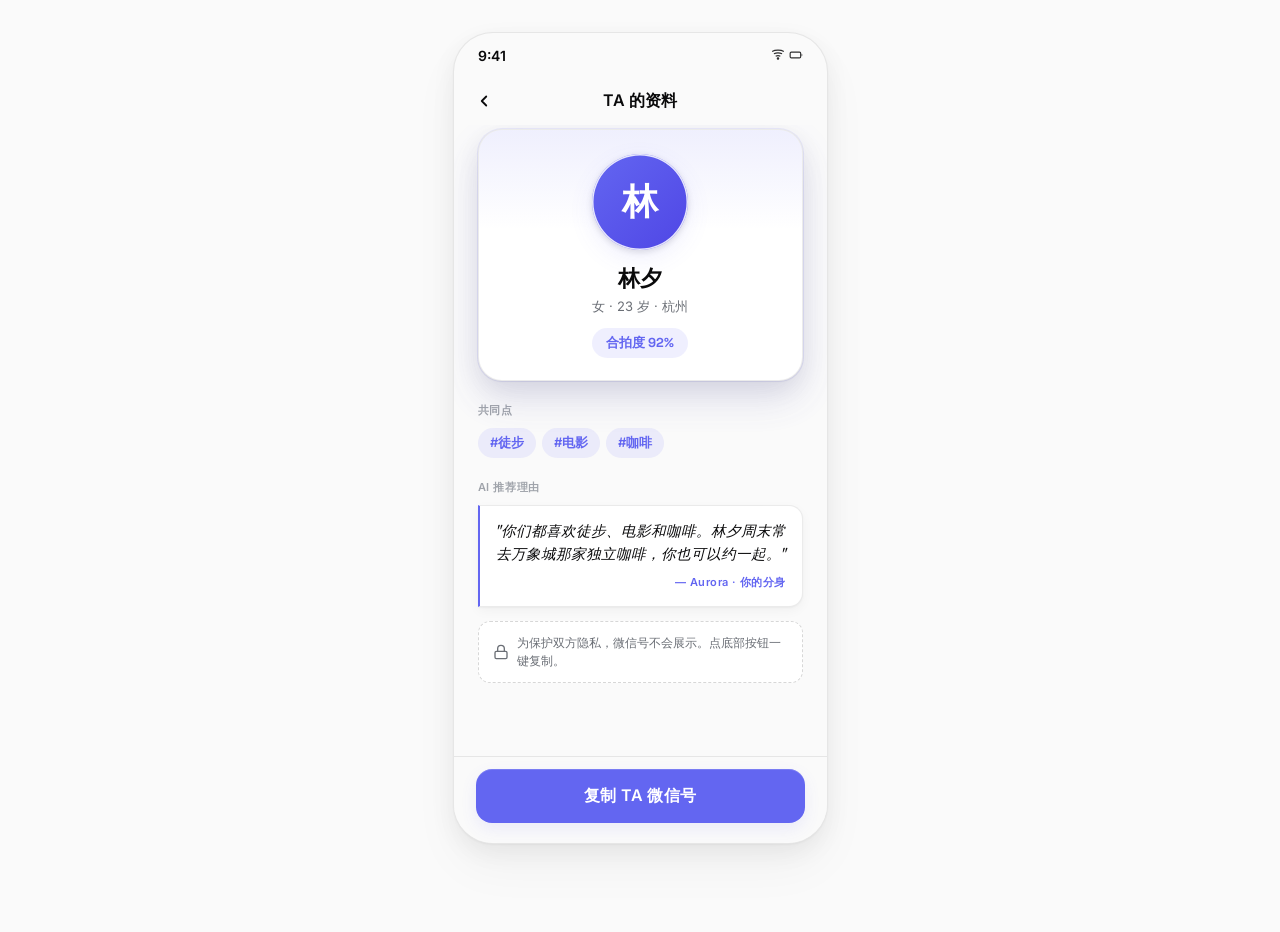
<file: pages/07_用户详情.html>
<!DOCTYPE html>
<html lang="zh-CN" data-theme="light" data-accent="indigo">
<head>
<meta charset="UTF-8">
<meta name="viewport" content="width=device-width,initial-scale=1,maximum-scale=1">
<title>Match AI · 用户详情</title>
<link href="https://fonts.googleapis.com/css2?family=Inter:wght@400;500;600;700&display=swap" rel="stylesheet">
<link href="https://fonts.googleapis.com/css2?family=Space+Grotesk:wght@500;600;700&display=swap" rel="stylesheet">
<link href="https://fonts.googleapis.com/css2?family=Fraunces:ital,wght@1,500;1,600&display=swap" rel="stylesheet">
<link rel="stylesheet" href="../theme.css">
<style>
  .page { display: flex; flex-direction: column; }
  .topbar {
    height: 48px; padding: 0 12px; flex-shrink: 0;
    display: flex; align-items: center; justify-content: space-between;
  }
  .topbar .back {
    width: 36px; height: 36px; border-radius: 50%;
    display: flex; align-items: center; justify-content: center;
    color: var(--fg);
  }
  .topbar .back svg { width: 18px; height: 18px; }

  .scroll {
    flex: 1; min-height: 0;
    overflow-y: auto;
    padding: 4px 24px 16px;
    scrollbar-width: none;
  }
  .scroll::-webkit-scrollbar { display: none; }

  /* === Hero card：升级到与列表卡同款光感 === */
  .hero-card {
    position: relative;
    background: var(--bg-elev);
    border: 1px solid var(--border);
    border-radius: 24px;
    padding: 24px 20px 22px;
    box-shadow: var(--shadow-card), 0 0 0 1px var(--accent-soft), 0 16px 40px var(--accent-soft);
    overflow: hidden;
    text-align: center;
  }
  .hero-card::before {
    content: '';
    position: absolute; left: 18px; right: 18px; top: 0; height: 1px;
    background: linear-gradient(90deg, transparent, var(--inset-hi), transparent);
    pointer-events: none;
  }
  .hero-card::after {
    content: '';
    position: absolute; left: 0; right: 0; top: 0; height: 100px;
    background: linear-gradient(180deg, var(--accent-soft), transparent);
    pointer-events: none; z-index: 0;
  }
  .hero-inner { position: relative; z-index: 1; }

  .big-avatar {
    width: 96px; height: 96px;
    border-radius: 50%;
    background: linear-gradient(135deg, var(--accent), var(--accent-hover));
    display: flex; align-items: center; justify-content: center;
    color: white; font-size: 36px; font-weight: 600;
    margin: 0 auto;
    box-shadow: 0 0 0 1.5px var(--inset-hi) inset, 0 8px 24px var(--accent-soft), 0 2px 6px rgba(0,0,0,0.12);
  }
  .hero-name {
    margin-top: 14px;
    font-size: 22px; font-weight: 700; letter-spacing: -0.02em;
    color: var(--fg);
  }
  .hero-meta {
    margin-top: 4px;
    font-size: 13px; color: var(--fg-mute);
  }
  .pct-pill {
    margin-top: 12px;
    display: inline-flex; align-items: center; gap: 6px;
    padding: 6px 14px; border-radius: var(--r-pill);
    background: var(--accent-soft); color: var(--accent);
    font-size: 13px; font-weight: 700;
    font-family: 'Space Grotesk', 'Inter', sans-serif;
    letter-spacing: -0.01em;
  }

  .section { margin-top: 22px; }
  .section-title {
    font-size: 11px; font-weight: 600;
    letter-spacing: 0.06em; text-transform: uppercase;
    color: var(--fg-faint);
    margin-bottom: 10px;
  }

  .common-tags {
    display: flex; flex-wrap: wrap; gap: 6px;
  }
  .ctag {
    padding: 6px 12px;
    background: var(--accent-soft);
    color: var(--accent);
    font-size: 13px; font-weight: 600;
    border-radius: var(--r-pill);
  }

  .reason {
    background: var(--bg-elev);
    border: 1px solid var(--border);
    border-left: 2.5px solid var(--accent);
    padding: 14px 16px;
    border-radius: 0 14px 14px 0;
    font-family: 'Fraunces', 'Inter', serif;
    font-style: italic;
    font-size: 14.5px; color: var(--fg);
    line-height: 1.6;
    box-shadow: var(--shadow-1);
  }
  .reason-from {
    margin-top: 8px;
    font-family: 'Inter', sans-serif;
    font-style: normal;
    font-size: 11px; color: var(--accent);
    font-weight: 600;
    letter-spacing: 0.04em;
    text-align: right;
  }

  /* 隐私提示 */
  .privacy-note {
    margin-top: 14px;
    display: flex; align-items: center; gap: 8px;
    padding: 12px 14px;
    background: var(--bg-elev);
    border: 1px dashed var(--border-strong);
    border-radius: 12px;
    font-size: 12px; color: var(--fg-mute);
    line-height: 1.5;
  }
  .privacy-note svg {
    width: 16px; height: 16px;
    color: var(--fg-mute); flex-shrink: 0;
  }

  .footer {
    flex-shrink: 0;
    padding: 12px 22px 20px;
    background: var(--bg-app);
    border-top: 1px solid var(--border);
    padding-bottom: max(20px, env(safe-area-inset-bottom));
  }

  .toast {
    position: absolute; top: 56px; left: 50%; transform: translate(-50%, -20px);
    padding: 12px 18px;
    background: var(--fg); color: var(--bg-elev);
    border-radius: var(--r-md);
    font-size: 13px; font-weight: 500;
    box-shadow: var(--shadow-2);
    opacity: 0; pointer-events: none;
    transition: all var(--d-2) var(--ease);
    z-index: 50;
    display: flex; align-items: center; gap: 8px;
    white-space: nowrap;
  }
  .toast svg { width: 16px; height: 16px; color: #10B981; }
  .toast.show { opacity: 1; transform: translate(-50%, 0); }
</style>
</head>
<body>
<div class="page">
  <div class="statusbar">
    <span>9:41</span>
    <span class="icons">
      <svg viewBox="0 0 24 24" fill="none" stroke="currentColor" stroke-width="2"><path d="M2 6c5-3 15-3 20 0"/><path d="M5 10c4-2 10-2 14 0"/><path d="M8 14c2-1 6-1 8 0"/><circle cx="12" cy="18" r="1.2" fill="currentColor"/></svg>
      <svg viewBox="0 0 24 24" fill="none" stroke="currentColor" stroke-width="2"><rect x="2" y="7" width="18" height="10" rx="2"/><line x1="22" y1="11" x2="22" y2="13"/></svg>
    </span>
  </div>

  <div class="topbar">
    <button class="back" data-back aria-label="返回">
      <svg viewBox="0 0 24 24" fill="none" stroke="currentColor" stroke-width="2.4" stroke-linecap="round" stroke-linejoin="round"><polyline points="15 18 9 12 15 6"/></svg>
    </button>
    <h2 id="topbar-title" style="font-size:16px;font-weight:600;color:var(--fg);letter-spacing:-0.01em;">TA 的资料</h2>
    <span style="width:36px"></span>
  </div>

  <div class="scroll" id="scroll"></div>

  <div class="footer">
    <button class="btn-primary" id="copy-btn">复制 TA 微信号</button>
  </div>

  <div class="toast" id="toast">
    <svg viewBox="0 0 24 24" fill="none" stroke="currentColor" stroke-width="2.5" stroke-linecap="round" stroke-linejoin="round"><polyline points="20 6 9 17 4 12"/></svg>
    <span id="toast-text">已复制</span>
  </div>
</div>

<script>
  const users = {
    linxi: {
      initial: '林', name: '林夕', gender: '女', age: 23, city: '杭州',
      pct: 92, wx: 'linxi_2026',
      common: ['徒步','电影','咖啡'],
      reason: '你们都喜欢徒步、电影和咖啡。林夕周末常去万象城那家独立咖啡，你也可以约一起。'
    },
    miya: {
      initial: 'M', name: 'Miya', gender: '女', age: 25, city: '杭州',
      pct: 84, wx: 'miya_photo',
      common: ['摄影','读书','旅行'],
      reason: 'Miya 也喜欢摄影和读书，最近在准备一个川西的拍摄计划，可以聊聊路线。'
    },
    kayla: {
      initial: 'K', name: 'Kayla', gender: '女', age: 24, city: '杭州',
      pct: 76, wx: 'kayla_lh',
      common: ['脱口秀','音乐节'],
      reason: 'Kayla 是脱口秀爱好者，也常去 livehouse，有共同的小众喜好。'
    },
    chenleyao: {
      initial: '陈', name: '陈乐瑶', gender: '女', age: 25, city: '杭州',
      pct: 88, wx: 'leyao_chen',
      common: ['文艺','内向','上进'],
      reason: '你们性格互补，都喜欢周末看展和散步。她也在追求稳定且有共同节奏的关系。'
    },
    zhangzhe: {
      initial: '张', name: '张哲', gender: '男', age: 23, city: '上海',
      pct: 85, wx: 'zhangzhe_cs',
      common: ['计算机','大四','腾讯内推'],
      reason: '复旦计算机大四在读，已拿到腾讯 SP，可以帮你内推秋招。'
    },
    linxue: {
      initial: '林', name: '林雪', gender: '女', age: 24, city: '北京',
      pct: 78, wx: 'linxue_fin',
      common: ['金融','字节','已毕业'],
      reason: '浙大金融已毕业字节，互联网金融相关岗位有信息互通可能。'
    },
    wangqi: {
      initial: '王', name: '王琪', gender: '男', age: 24, city: '北京',
      pct: 70, wx: 'wangqi_pku',
      common: ['新传','研二','内容方向'],
      reason: '北大新传研二，对内容方向求职踩坑有共享经验。'
    },
    zhoulun: {
      initial: '周', name: '周伦', gender: '男', age: 26, city: '杭州',
      pct: 82, wx: 'zhoulun_dsn',
      common: ['Figma','PS','想学Python'],
      reason: '资深设计师，他想学 Python 自动化，你正好会，可以技能互换。'
    },
    liming: {
      initial: '李', name: '李明', gender: '男', age: 27, city: '杭州',
      pct: 79, wx: 'liming_dev',
      common: ['Python','后端','想学吉他'],
      reason: '程序员，下班想学吉他放松，你刚好能教入门。'
    },
    sushan: {
      initial: '苏', name: '苏珊', gender: '女', age: 28, city: '杭州',
      pct: 65, wx: 'sushan_jp',
      common: ['英语老师','想学日语'],
      reason: '英语老师，想学日语去东京旅居，你的日语口语正合适交换。'
    },
    anan: {
      initial: '阿', name: '阿楠', gender: '女', age: 24, city: '杭州',
      pct: 90, wx: 'anan_box',
      common: ['置身事内','泡泡玛特','易物'],
      reason: '她想用 2 本《置身事内》换泡泡玛特，你刚好相反，互补成交。'
    },
    // ===== 校园圈子 mock 用户 =====
    lib1:   { initial:'刘', name:'刘星辰', gender:'男', age:23, city:'浙大 玉泉', pct:84, wx:'liux_zju',  common:['考研','深度专注','早起'], reason:'TA 周一-五早 8 点固定在玉泉一楼，长期搭档型。' },
    st1:    { initial:'陈', name:'陈宁',   gender:'女', age:22, city:'浙大 紫金港', pct:79, wx:'chenn_zju', common:['每周4次','自律','5楼'], reason:'你们的自习时间高度重合，常去紫金港图书馆 5 楼。' },
    eat1:   { initial:'王', name:'王同学', gender:'男', age:24, city:'浙大 玉泉', pct:72, wx:'wangs_zju', common:['不吃辣','西餐','清淡'], reason:'你们都不吃辣，偏好西餐和清淡，可以组队点外卖。' },
    gym1:   { initial:'张', name:'张磊',   gender:'男', age:25, city:'浙大 紫金港', pct:81, wx:'zhang_g', common:['撸铁','增肌','晚 8 点'], reason:'TA 紫金港体育馆撸铁，增肌阶段，可以一起练。' },
    gym2:   { initial:'王', name:'王悦',   gender:'女', age:23, city:'浙大 紫金港', pct:74, wx:'wangy_p', common:['普拉提','瑜伽','下午'], reason:'TA 习惯下午练普拉提，节奏温和。' },
    kao1:   { initial:'李', name:'李知非', gender:'男', age:22, city:'浙大 西溪', pct:88, wx:'lizf_zju', common:['考研冲刺','本校','英语薄弱'], reason:'TA 也在准备本校研究生，英语薄弱想找互助伙伴。' },
    mov1:   { initial:'孙', name:'孙小可', gender:'女', age:24, city:'浙大 玉泉', pct:76, wx:'sunxk_z', common:['艺术片','独立电影','下周三'], reason:'TA 喜欢艺术片，下周三新片有空一起？' },
    gm1:    { initial:'赵', name:'赵杰',   gender:'男', age:23, city:'浙大 紫金港', pct:82, wx:'zhaoj_g', common:['LOL','黄金 ADC','晚 9 点'], reason:'TA 黄金段位 ADC，晚上 9-11 点常开。' }
  };

  const params = new URLSearchParams(location.search);
  const id = params.get('id') || 'linxi';
  const u = users[id] || users.linxi;

  document.getElementById('scroll').innerHTML = `
    <div class="hero-card">
      <div class="hero-inner">
        <div class="big-avatar">${u.initial}</div>
        <div class="hero-name">${u.name}</div>
        <div class="hero-meta">${u.gender} · ${u.age} 岁 · ${u.city}</div>
        <div class="pct-pill">合拍度 ${u.pct}%</div>
      </div>
    </div>

    <div class="section">
      <div class="section-title">共同点</div>
      <div class="common-tags">
        ${u.common.map(t => `<span class="ctag">#${t}</span>`).join('')}
      </div>
    </div>

    <div class="section">
      <div class="section-title">AI 推荐理由</div>
      <div class="reason">
        "${u.reason}"
        <div class="reason-from">— Aurora · 你的分身</div>
      </div>
    </div>

    <div class="privacy-note">
      <svg viewBox="0 0 24 24" fill="none" stroke="currentColor" stroke-width="2" stroke-linecap="round" stroke-linejoin="round"><rect x="3" y="11" width="18" height="11" rx="2"/><path d="M7 11V7a5 5 0 0 1 10 0v4"/></svg>
      <span>为保护双方隐私，微信号不会展示。点底部按钮一键复制。</span>
    </div>
  `;

  function showToast(msg) {
    const t = document.getElementById('toast');
    document.getElementById('toast-text').textContent = msg;
    t.classList.add('show');
    setTimeout(() => t.classList.remove('show'), 2000);
  }

  document.getElementById('copy-btn').addEventListener('click', () => {
    navigator.clipboard?.writeText(u.wx).catch(() => {});
    showToast('已复制 ' + u.name + ' 的微信号 · 去微信加 TA');
  });

  function goPage(target) {
    if (window.parent !== window) {
      window.parent.postMessage({ type: 'nav', page: target }, '*');
    } else {
      location.href = target;
    }
  }
  document.querySelector('[data-back]').addEventListener('click', () => goPage('03_首页.html'));

  window.addEventListener('message', e => {
    if (e.data?.type === 'theme') document.documentElement.dataset.theme = e.data.value;
    if (e.data?.type === 'accent') document.documentElement.dataset.accent = e.data.value;
  });
</script>
</body>
</html>
</file>
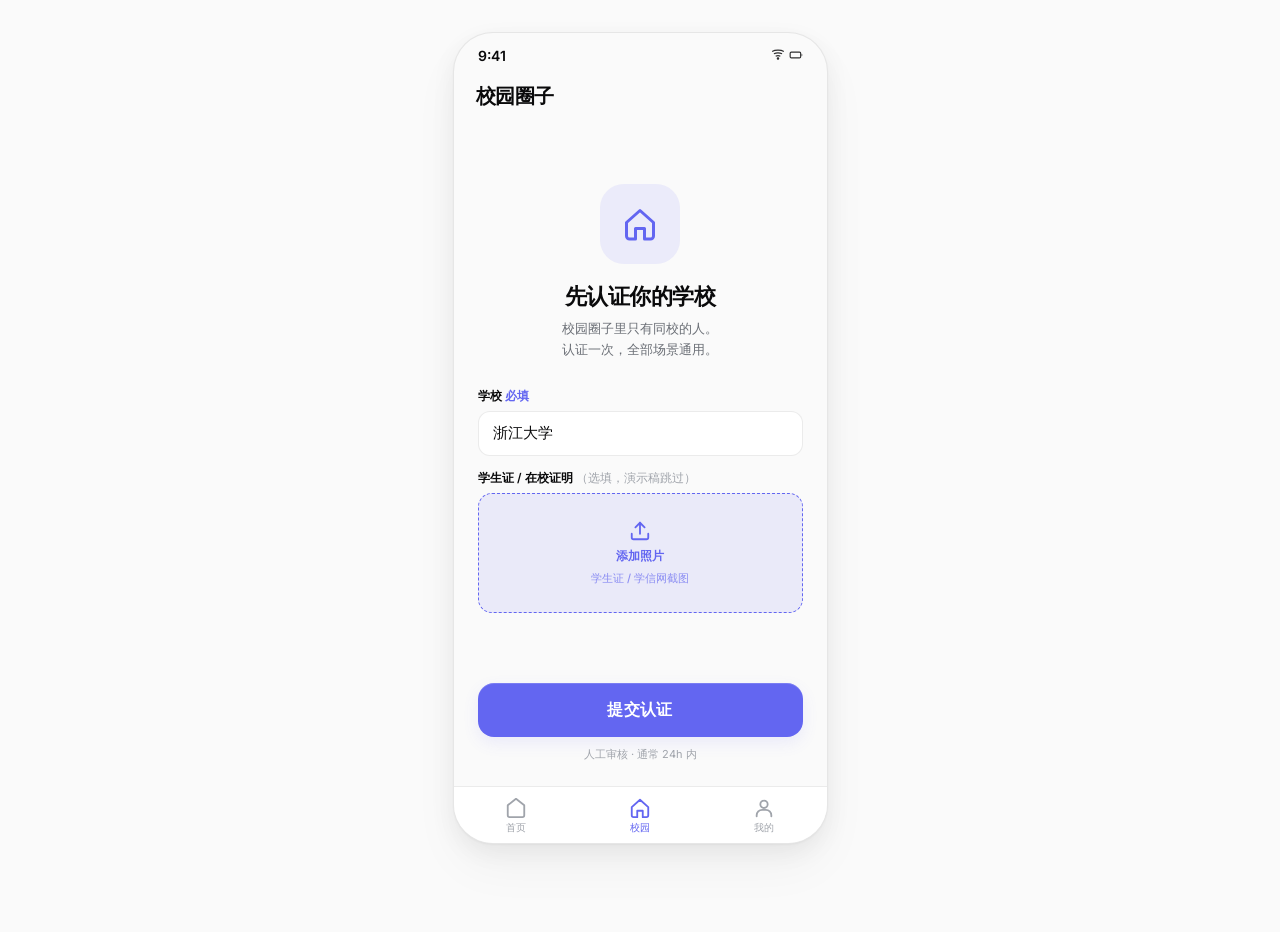
<file: pages/08_校园圈子.html>
<!DOCTYPE html>
<html lang="zh-CN" data-theme="light" data-accent="indigo">
<head>
<meta charset="UTF-8">
<meta name="viewport" content="width=device-width,initial-scale=1,maximum-scale=1">
<title>Match AI · 校园圈子</title>
<link href="https://fonts.googleapis.com/css2?family=Inter:wght@400;500;600;700&family=Space+Grotesk:wght@500;600;700&family=Fraunces:ital,wght@1,400;1,500&display=swap" rel="stylesheet">
<link rel="stylesheet" href="../theme.css">
<style>
  .page { display: flex; flex-direction: column; }

  .brandbar {
    flex-shrink: 0;
    display: flex; align-items: center; justify-content: space-between;
    padding: 6px 22px 10px;
  }
  .brand-name {
    font-family: 'Space Grotesk', 'Inter', sans-serif;
    font-size: 20px; font-weight: 700; letter-spacing: -0.02em; color: var(--fg);
  }
  .brand-name .dot { color: var(--accent); }
  .school-chip {
    display: inline-flex; align-items: center; gap: 5px;
    padding: 5px 10px; border-radius: var(--r-pill);
    background: var(--accent-soft); color: var(--accent);
    font-size: 12px; font-weight: 600;
  }
  .school-chip svg { width: 12px; height: 12px; }

  /* === Auth state === */
  .auth-state {
    flex: 1; min-height: 0;
    display: flex; flex-direction: column;
    overflow-y: auto;
    padding: 24px;
    scrollbar-width: none;
  }
  .auth-state::-webkit-scrollbar { display: none; }
  .auth-icon {
    width: 80px; height: 80px;
    border-radius: 24px;
    background: var(--accent-soft);
    display: flex; align-items: center; justify-content: center;
    margin: 40px auto 18px;
  }
  .auth-icon svg { width: 36px; height: 36px; color: var(--accent); }
  .auth-title {
    text-align: center;
    font-size: 22px; font-weight: 700; letter-spacing: -0.02em;
    color: var(--fg); margin-bottom: 6px;
  }
  .auth-sub {
    text-align: center;
    font-size: 13px; color: var(--fg-mute); line-height: 1.6;
    max-width: 280px; margin: 0 auto 28px;
  }
  .auth-form { display: flex; flex-direction: column; gap: 14px; }
  .field-label { font-size: 12px; font-weight: 600; color: var(--fg); margin-bottom: 6px; }
  .field-input {
    width: 100%; padding: 12px 14px;
    background: var(--bg-elev); border: 1.5px solid var(--border);
    border-radius: 12px;
    font-family: inherit; font-size: 15px; color: var(--fg);
    transition: border-color var(--d-1) var(--ease);
  }
  .field-input:focus { outline: none; border-color: var(--accent); }
  .photo-up {
    display: flex; align-items: center; justify-content: center; flex-direction: column; gap: 6px;
    width: 100%; padding: 26px 0;
    border: 1.5px dashed var(--accent);
    border-radius: 14px;
    background: var(--accent-soft);
    color: var(--accent); font-size: 12px; font-weight: 600;
    cursor: pointer; user-select: none;
    transition: all var(--d-1) var(--ease);
  }
  .photo-up:hover { background: var(--accent); color: white; }
  .photo-up svg { width: 22px; height: 22px; }
  .photo-up .pri { font-weight: 600; }
  .photo-up .sub { font-size: 11px; opacity: 0.7; font-weight: 500; }

  .auth-foot {
    margin-top: auto; padding-top: 24px;
  }

  /* === Tab strip (复用首页样式) === */
  .tab-strip {
    flex-shrink: 0;
    display: flex; gap: 0;
    padding: 0 12px;
    border-bottom: 1px solid var(--border);
    overflow-x: auto;
    -webkit-overflow-scrolling: touch;
    scrollbar-width: none;
  }
  .tab-strip::-webkit-scrollbar { display: none; }
  .tchip {
    flex-shrink: 0;
    padding: 12px 12px 14px;
    margin-right: 2px;
    color: var(--fg-mute);
    cursor: pointer; position: relative; user-select: none;
    transition: color var(--d-1) var(--ease);
    display: flex; flex-direction: column; align-items: center; gap: 3px;
    min-width: 60px;
  }
  .tchip-emoji { font-size: 18px; line-height: 1; }
  .tchip-name { font-size: 12px; font-weight: 500; line-height: 1.2; white-space: nowrap; }
  .tchip-status {
    font-size: 9px; line-height: 1; color: var(--fg-faint);
    margin-top: 1px; letter-spacing: -0.01em;
  }
  .tchip:hover .tchip-name { color: var(--fg); }
  .tchip.on .tchip-name { color: var(--accent); font-weight: 600; }
  .tchip.on::after {
    content: ''; position: absolute;
    left: 12px; right: 12px; bottom: -1px; height: 2px;
    background: var(--accent); border-radius: 1px;
  }
  .tchip.has-new .tchip-status { color: var(--accent); font-weight: 600; }

  .scroll {
    flex: 1; min-height: 0;
    overflow-y: auto;
    padding: 18px 22px 22px;
    scrollbar-width: none;
  }
  .scroll::-webkit-scrollbar { display: none; }

  .pane { display: none; }
  .pane.show { display: block; animation: fadeIn 240ms var(--ease); }
  @keyframes fadeIn { from { opacity:0; transform:translateY(4px);} to { opacity:1; transform:translateY(0);} }

  /* === Result === */
  .res-h {
    display: flex; align-items: baseline; justify-content: space-between;
    margin-bottom: 14px;
  }
  .res-h h2 { font-size: 18px; font-weight: 700; letter-spacing: -0.02em; color: var(--fg); }
  .res-h .small { font-size: 12px; color: var(--fg-mute); }

  .card {
    background: var(--bg-elev);
    border: 1px solid var(--border);
    border-radius: 20px;
    padding: 18px;
    margin-bottom: 12px;
    cursor: pointer;
    transition: all var(--d-1) var(--ease);
    box-shadow: var(--shadow-card);
  }
  .card:hover { transform: translateY(-2px); }
  .card-top { display: flex; align-items: center; gap: 14px; margin-bottom: 12px; }
  .ava {
    width: 48px; height: 48px; border-radius: 50%;
    background: linear-gradient(135deg, var(--accent), var(--accent-hover));
    display: flex; align-items: center; justify-content: center;
    color: white; font-size: 16px; font-weight: 600; flex-shrink: 0;
    box-shadow: inset 0 1px 0 rgba(255,255,255,0.3);
  }
  .nm { flex: 1; min-width: 0; }
  .nm-line { display: flex; align-items: center; gap: 10px; }
  .nm-name { font-size: 15px; font-weight: 600; color: var(--fg); }
  .nm-meta { font-size: 12px; color: var(--fg-mute); margin-top: 2px; }

  .quote {
    font-family: 'Fraunces', Georgia, serif;
    font-style: italic; font-size: 13.5px;
    color: var(--fg); line-height: 1.5;
    padding: 6px 0 6px 12px;
    border-left: 2px solid var(--accent);
    margin-bottom: 10px;
  }
  .quote-from {
    display: block;
    font-family: var(--font-sans); font-style: normal;
    font-size: 11px; color: var(--accent); font-weight: 600;
    margin-top: 4px; letter-spacing: 0.04em;
  }
  .pills { display: flex; flex-wrap: wrap; gap: 6px; }

  /* 场景填表用的 chip 选项 */
  .tags { display: flex; flex-wrap: wrap; gap: 6px; }
  .pill-opt {
    padding: 7px 12px; border-radius: var(--r-pill);
    background: var(--bg-elev); border: 1.2px solid var(--border);
    font-size: 13px; color: var(--fg); font-weight: 500;
    cursor: pointer; user-select: none; line-height: 1.2;
    transition: all var(--d-1) var(--ease);
    display: inline-block;
  }
  .pill-opt:hover { border-color: var(--border-strong); }
  .pill-opt.on {
    background: var(--accent); color: white; border-color: var(--accent);
  }
  .pill {
    font-size: 11px; padding: 3px 9px;
    background: var(--accent-soft); color: var(--accent);
    border-radius: var(--r-pill); font-weight: 500;
  }

  /* === Bottom tab === */
  .bottom-tab {
    flex-shrink: 0;
    display: flex; align-items: stretch;
    background: var(--bg-elev); border-top: 1px solid var(--border);
    padding-bottom: env(safe-area-inset-bottom, 0);
  }
  .btab {
    flex: 1; padding: 10px 0 8px;
    display: flex; flex-direction: column; align-items: center; gap: 2px;
    color: var(--fg-faint); cursor: pointer;
    transition: color var(--d-1) var(--ease);
  }
  .btab:hover, .btab.active { color: var(--accent); }
  .btab svg { width: 22px; height: 22px; stroke-width: 2; }
  .btab span { font-size: 10px; font-weight: 500; }
</style>
</head>
<body>
<div class="page">
  <div class="statusbar">
    <span>9:41</span>
    <span class="icons">
      <svg viewBox="0 0 24 24" fill="none" stroke="currentColor" stroke-width="2"><path d="M2 6c5-3 15-3 20 0"/><path d="M5 10c4-2 10-2 14 0"/><path d="M8 14c2-1 6-1 8 0"/><circle cx="12" cy="18" r="1.2" fill="currentColor"/></svg>
      <svg viewBox="0 0 24 24" fill="none" stroke="currentColor" stroke-width="2"><rect x="2" y="7" width="18" height="10" rx="2"/><line x1="22" y1="11" x2="22" y2="13"/></svg>
    </span>
  </div>

  <div class="brandbar">
    <span class="brand-name">校园圈子</span>
    <span class="school-chip" id="school-tag" style="display:none;">
      <svg viewBox="0 0 24 24" fill="none" stroke="currentColor" stroke-width="2"><path d="M3 11l9-8 9 8v9a2 2 0 0 1-2 2h-4v-7H9v7H5a2 2 0 0 1-2-2z"/></svg>
      <span id="school-name">浙江大学</span>
    </span>
  </div>

  <!-- 状态 A: 未认证 -->
  <div class="auth-state" id="auth-pane">
    <div class="auth-icon">
      <svg viewBox="0 0 24 24" fill="none" stroke="currentColor" stroke-width="2" stroke-linecap="round" stroke-linejoin="round"><path d="M3 11l9-8 9 8v9a2 2 0 0 1-2 2h-4v-7H9v7H5a2 2 0 0 1-2-2z"/></svg>
    </div>
    <div class="auth-title">先认证你的学校</div>
    <div class="auth-sub">校园圈子里只有同校的人。<br>认证一次，全部场景通用。</div>

    <div class="auth-form">
      <div>
        <div class="field-label">学校 <span style="color:var(--accent);font-weight:600;">必填</span></div>
        <input class="field-input" id="auth-school" type="text" placeholder="如：浙江大学" value="浙江大学" autocomplete="off"/>
      </div>
      <div>
        <div class="field-label">学生证 / 在校证明 <span style="color:var(--fg-faint);font-weight:400;">（选填，演示稿跳过）</span></div>
        <div class="photo-up">
          <svg viewBox="0 0 24 24" fill="none" stroke="currentColor" stroke-width="2" stroke-linecap="round" stroke-linejoin="round"><path d="M21 15v4a2 2 0 0 1-2 2H5a2 2 0 0 1-2-2v-4"/><polyline points="17 8 12 3 7 8"/><line x1="12" y1="3" x2="12" y2="15"/></svg>
          <span class="pri">添加照片</span>
          <span class="sub">学生证 / 学信网截图</span>
        </div>
      </div>
    </div>

    <div class="auth-foot">
      <button class="btn-primary" id="auth-submit">提交认证</button>
      <p style="text-align:center;font-size:11px;color:var(--fg-faint);margin-top:10px;">人工审核 · 通常 24h 内</p>
    </div>
  </div>

  <!-- 状态 B: 已认证 → 顶部 chip + 内容 -->
  <div id="circle-pane" style="display:none;flex:1;min-height:0;flex-direction:column;">
    <div class="tab-strip" id="tabs"></div>
    <div class="scroll" id="scroll"></div>
  </div>

  <div class="bottom-tab">
    <div class="btab" data-nav="03_首页.html">
      <svg viewBox="0 0 24 24" fill="none" stroke="currentColor" stroke-linecap="round" stroke-linejoin="round"><path d="M3 9l9-7 9 7v11a2 2 0 0 1-2 2H5a2 2 0 0 1-2-2z"/></svg>
      <span>首页</span>
    </div>
    <div class="btab active">
      <svg viewBox="0 0 24 24" fill="none" stroke="currentColor" stroke-linecap="round" stroke-linejoin="round"><path d="M3 11l9-8 9 8v9a2 2 0 0 1-2 2h-4v-7H9v7H5a2 2 0 0 1-2-2z"/></svg>
      <span>校园</span>
    </div>
    <div class="btab" data-nav="09_我的.html">
      <svg viewBox="0 0 24 24" fill="none" stroke="currentColor" stroke-linecap="round" stroke-linejoin="round"><circle cx="12" cy="8" r="4"/><path d="M4 21v-1a6 6 0 0 1 6-6h4a6 6 0 0 1 6 6v1"/></svg>
      <span>我的</span>
    </div>
  </div>
</div>

<script>
  // ===== 校园细分场景 =====
  const SCENES = [
    { k: 'lib',    emoji: '📚', name: '图书馆' },
    { k: 'study',  emoji: '✏️', name: '自习' },
    { k: 'eat',    emoji: '🍜', name: '食堂' },
    { k: 'gym',    emoji: '💪', name: '健身' },
    { k: 'kao',    emoji: '🎓', name: '考研' },
    { k: 'movie',  emoji: '🎬', name: '看电影' },
    { k: 'game',   emoji: '🎮', name: '开黑' },
  ];

  // 每个场景的填表字段（通用化，不预置具体地点）
  const FORMS = {
    lib:   [ {label:'时间段', opts:['早晨','上午','下午','晚上','灵活']} ],
    study: [ {label:'时间段', opts:['早晨','上午','下午','晚上','灵活']}, {label:'方式', opts:['独自','小组']} ],
    eat:   [ {label:'口味',   opts:['不辣','西餐','面食','清淡','重口','素食']} ],
    gym:   [ {label:'项目',   opts:['撸铁','跑步','瑜伽','普拉提','游泳','球类']}, {label:'时间', opts:['早','下午','晚']} ],
    kao:   [ {label:'阶段',   opts:['刚开始','基础','强化','冲刺','复试','二战']}, {label:'方向', opts:['计算机','金融','法律','管理','医学','其他']} ],
    movie: [ {label:'类型',   opts:['艺术片','商业片','纪录片','动漫','恐怖','爱情','悬疑']} ],
    game:  [ {label:'游戏',   opts:['LOL','王者','吃鸡','原神','永劫','CS']}, {label:'段位', opts:['新手','白银','黄金','钻石','王者']} ],
  };

  // mock 结果（按场景）
  const RESULTS = {
    lib:   [{ id:'lib1', initial:'刘', name:'刘星辰', meta:'男 · 玉泉', tags:['考研','深度专注'], quote:'TA 周一-五早 8 点固定在玉泉一楼，长期搭档型。' }],
    study: [{ id:'st1',  initial:'陈', name:'陈宁',   meta:'女 · 紫金港', tags:['每周 4 次','自律'], quote:'你们的自习时间高度重合，常去紫金港图书馆 5 楼。' }],
    eat:   [{ id:'eat1', initial:'王', name:'王同学', meta:'男 · 玉泉', tags:['不吃辣','西餐'], quote:'你们都不吃辣，偏好西餐和清淡，可以组队点外卖。' }],
    gym:   [{ id:'gym1', initial:'张', name:'张磊',   meta:'男 · 紫金港', tags:['撸铁','增肌'], quote:'TA 紫金港体育馆撸铁，增肌阶段，可以一起练。' },
            { id:'gym2', initial:'王', name:'王悦',   meta:'女 · 紫金港', tags:['普拉提','瑜伽'], quote:'TA 习惯下午练普拉提，节奏温和。' }],
    kao:   [{ id:'kao1', initial:'李', name:'李知非', meta:'男 · 西溪', tags:['考研冲刺','英语薄弱'], quote:'TA 也在准备本校研究生，英语薄弱想找互助伙伴。' }],
    movie: [{ id:'mov1', initial:'孙', name:'孙小可', meta:'女 · 玉泉', tags:['艺术片','独立电影'], quote:'TA 喜欢艺术片，下周三新片有空一起？' }],
    game:  [{ id:'gm1',  initial:'赵', name:'赵杰',   meta:'男 · 紫金港', tags:['LOL','黄金'], quote:'TA 黄金段位 ADC，晚上 9-11 点常开。' }],
  };

  // ===== URL 参数解析 =====
  const urlParams = new URLSearchParams(location.search);
  const urlAuth = urlParams.get('authed');         // 1 / 0
  const urlScene = urlParams.get('scene');         // lib / study / ...
  const urlState = urlParams.get('state');         // form / result

  // ===== 状态变量 =====
  let currentScene = (urlScene && SCENES.find(s => s.k === urlScene)) ? urlScene : SCENES[0].k;

  // 如果 URL 强制 result 状态，把当前 scene 标为 activated（演示）
  if (urlState === 'result' && urlAuth === '1') {
    localStorage.setItem('matchai_school_' + currentScene, JSON.stringify([['玉泉'],['上午']]));
    if (!localStorage.getItem('matchai_wechat')) localStorage.setItem('matchai_wechat', 'demo_user');
  }
  // 如果 URL 强制 form 状态，清除该 scene 的 activated
  if (urlState === 'form' && urlAuth === '1') {
    localStorage.removeItem('matchai_school_' + currentScene);
  }

  // ===== 认证逻辑 =====
  if (urlAuth === '1') {
    localStorage.setItem('matchai_school', '浙江大学');
    showCircle();
  } else if (urlAuth === '0') {
    localStorage.removeItem('matchai_school');
    showAuth();
  } else if (localStorage.getItem('matchai_school')) {
    showCircle();
  } else {
    showAuth();
  }

  function showAuth() {
    document.getElementById('auth-pane').style.display = 'flex';
    document.getElementById('circle-pane').style.display = 'none';
    document.getElementById('school-tag').style.display = 'none';
  }

  function showCircle() {
    document.getElementById('auth-pane').style.display = 'none';
    document.getElementById('circle-pane').style.display = 'flex';
    document.getElementById('school-tag').style.display = 'inline-flex';
    document.getElementById('school-name').textContent = localStorage.getItem('matchai_school') || '浙江大学';
    renderTabs();
  }

  // 认证表单
  const authSchool = document.getElementById('auth-school');
  const authSubmit = document.getElementById('auth-submit');
  authSchool.addEventListener('input', () => {
    authSubmit.disabled = !authSchool.value.trim();
  });
  authSubmit.addEventListener('click', () => {
    const school = authSchool.value.trim() || '浙江大学';
    localStorage.setItem('matchai_school', school);
    showCircle();
  });

  // ===== Tab + 内容 =====
  function renderTabs() {
    const tabsEl = document.getElementById('tabs');
    tabsEl.innerHTML = SCENES.map((s, i) => {
      const activated = localStorage.getItem('matchai_school_' + s.k);
      const status = activated ? `${RESULTS[s.k]?.length || 0} 个新` : '没参加';
      const isOn = s.k === currentScene;
      return `
        <div class="tchip ${isOn?'on':''} ${activated?'has-new':''}" data-k="${s.k}">
          <span class="tchip-emoji">${s.emoji}</span>
          <span class="tchip-name">${s.name}</span>
          <span class="tchip-status">${status}</span>
        </div>
      `;
    }).join('');
    tabsEl.querySelectorAll('.tchip').forEach(el => {
      el.addEventListener('click', () => {
        currentScene = el.dataset.k;
        renderTabs();
        renderScene();
      });
    });
    renderScene();
  }

  function renderScene() {
    const scene = SCENES.find(s => s.k === currentScene);
    const activated = localStorage.getItem('matchai_school_' + scene.k);
    const list = RESULTS[scene.k] || [];
    const scrollEl = document.getElementById('scroll');

    if (!activated) {
      // A 没参加: 显示填表
      const fields = FORMS[scene.k] || [];
      const needWx = !localStorage.getItem('matchai_wechat');
      const fieldsHtml = fields.map((f, i) => `
        <div style="margin-top:18px;">
          <div style="font-size:12px;font-weight:600;color:var(--fg);margin-bottom:8px;">${f.label} <span style="color:var(--accent);font-weight:600;">必选 1+</span></div>
          <div class="tags" data-fld="${i}">
            ${f.opts.map(o => `<span class="pill-opt" data-v="${o}">${o}</span>`).join('')}
          </div>
        </div>
      `).join('');
      const introHtml = `
        <div style="margin-top:18px;">
          <div style="font-size:12px;font-weight:600;color:var(--fg);margin-bottom:6px;">一句话介绍 <span style="color:var(--fg-faint);font-weight:400;">（选填）</span></div>
          <textarea class="field-input" id="circle-intro" maxlength="40" placeholder="例：常去玉泉一楼，希望长期搭档" style="resize:none;min-height:60px;line-height:1.5;font-family:inherit;"></textarea>
        </div>
      `;
      const wxHtml = needWx ? `
        <div style="margin-top:18px;">
          <div style="font-size:12px;font-weight:600;color:var(--fg);margin-bottom:6px;">微信号</div>
          <input id="wx-circle" class="field-input" type="text" placeholder="你的微信号" autocomplete="off"/>
          <div style="margin-top:6px;font-size:11px;color:var(--fg-faint);">字母开头 6-20 位 · 一次填写所有场景通用</div>
        </div>
      ` : '';
      scrollEl.innerHTML = `
        <div style="margin-bottom:8px;">
          <div style="font-size:30px;line-height:1;">${scene.emoji}</div>
          <h2 style="font-size:20px;font-weight:700;letter-spacing:-0.02em;color:var(--fg);margin-top:10px;">${scene.name}搭子</h2>
          <p style="font-size:13px;color:var(--fg-mute);margin-top:4px;">填一下信息，AI 帮你找同校合拍的人</p>
        </div>
        ${fieldsHtml}
        ${introHtml}
        ${wxHtml}
        <div style="margin-top:24px;">
          <button class="btn-primary" id="join-btn" disabled>开始匹配</button>
        </div>
      `;

      // 字段选择 (多选)
      const selected = fields.map(() => new Set());
      scrollEl.querySelectorAll('[data-fld]').forEach((wrap, idx) => {
        wrap.querySelectorAll('.pill-opt').forEach(opt => {
          opt.addEventListener('click', () => {
            const v = opt.dataset.v;
            if (selected[idx].has(v)) { selected[idx].delete(v); opt.classList.remove('on'); }
            else { selected[idx].add(v); opt.classList.add('on'); }
            checkJoin();
          });
        });
      });
      const wxInput = document.getElementById('wx-circle');
      wxInput?.addEventListener('input', checkJoin);
      const joinBtn = document.getElementById('join-btn');
      const WX_RE = /^[A-Za-z][A-Za-z0-9_-]{5,19}$/;
      function checkJoin() {
        const allFilled = selected.every(s => s.size > 0);
        const wxOk = !needWx || WX_RE.test(wxInput.value.trim());
        joinBtn.disabled = !(allFilled && wxOk);
      }
      joinBtn.addEventListener('click', () => {
        if (joinBtn.disabled) return;
        if (needWx) localStorage.setItem('matchai_wechat', wxInput.value.trim());
        localStorage.setItem('matchai_school_' + scene.k, JSON.stringify(selected.map(s => [...s])));
        renderTabs();
      });
    } else {
      // C 有结果
      scrollEl.innerHTML = `
        <div class="res-h">
          <div>
            <h2>${scene.name}搭子</h2>
            <span class="small">${list.length} 位 · 每天 1 次匹配</span>
          </div>
        </div>
        ${list.map(m => `
          <div class="card" data-id="${m.id}">
            <div class="card-top">
              <div class="ava">${m.initial}</div>
              <div class="nm">
                <div class="nm-line"><span class="nm-name">${m.name}</span></div>
                <div class="nm-meta">${m.meta}</div>
              </div>
            </div>
            <div class="quote">"${m.quote}"<span class="quote-from">— Aurora · 你的分身</span></div>
            <div class="pills">${m.tags.map(t=>`<span class="pill">#${t}</span>`).join('')}</div>
          </div>
        `).join('')}
        <p style="text-align:center;font-size:11px;color:var(--fg-faint);margin-top:14px;">明天还有 1 次新匹配</p>
      `;
      scrollEl.querySelectorAll('.card').forEach(c => {
        c.addEventListener('click', () => goPage('07_用户详情.html?id=' + c.dataset.id));
      });
    }
  }

  function goPage(target) {
    if (window.parent !== window) window.parent.postMessage({ type:'nav', page:target }, '*');
    else location.href = target;
  }

  // 底部 tab nav
  document.querySelectorAll('.btab[data-nav]').forEach(b => {
    b.addEventListener('click', () => goPage(b.dataset.nav));
  });

  window.addEventListener('message', e => {
    if (e.data?.type === 'theme') document.documentElement.dataset.theme = e.data.value;
    if (e.data?.type === 'accent') document.documentElement.dataset.accent = e.data.value;
  });
</script>
</body>
</html>
</file>
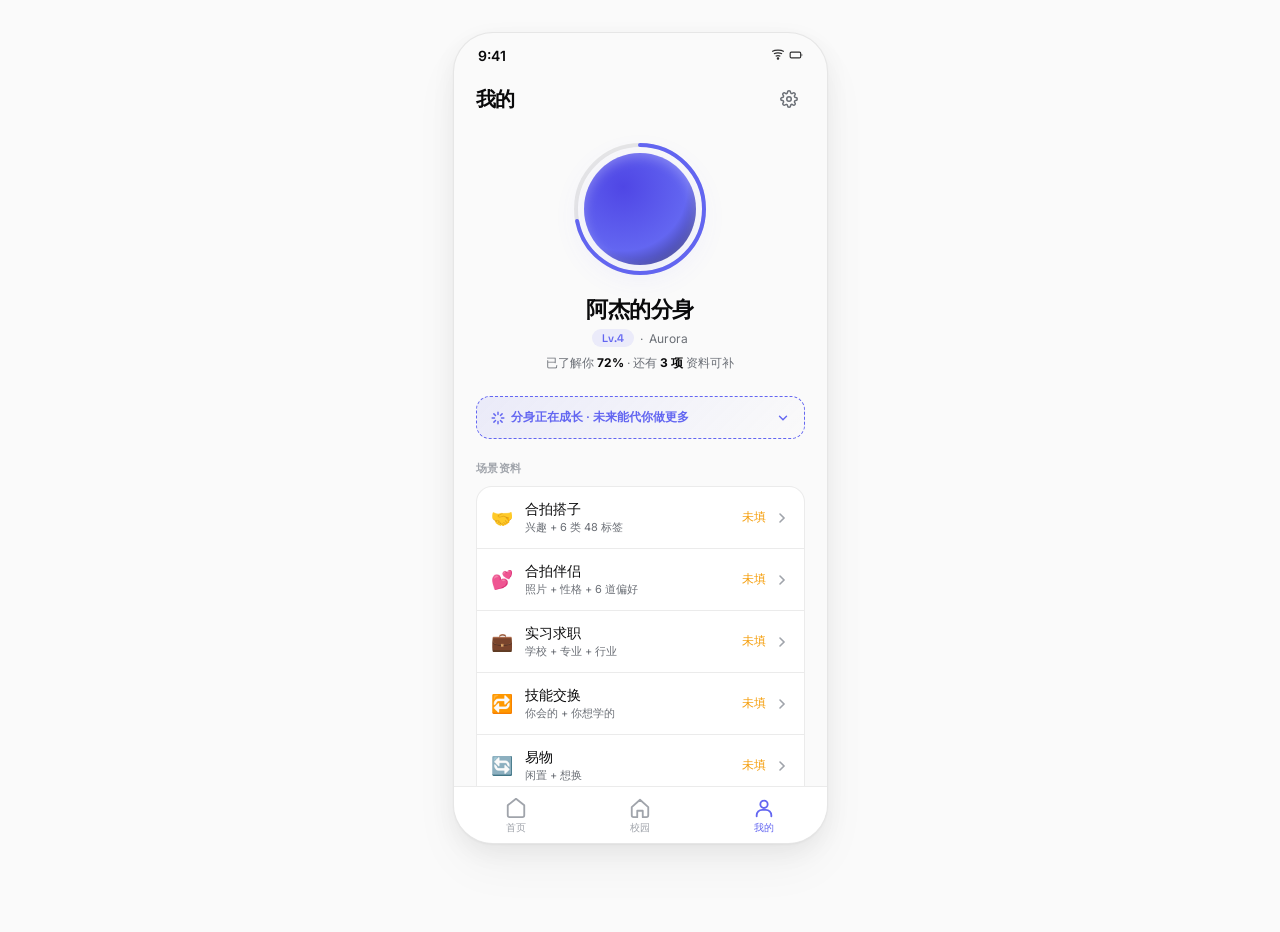
<file: pages/09_我的.html>
<!DOCTYPE html>
<html lang="zh-CN" data-theme="light" data-accent="indigo">
<head>
<meta charset="UTF-8">
<meta name="viewport" content="width=device-width,initial-scale=1,maximum-scale=1">
<title>Match AI · 我的</title>
<link href="https://fonts.googleapis.com/css2?family=Inter:wght@400;500;600;700&family=Space+Grotesk:wght@500;600;700&display=swap" rel="stylesheet">
<link rel="stylesheet" href="../theme.css">
<style>
  .page { display: flex; flex-direction: column; }

  .brandbar {
    flex-shrink: 0;
    display: flex; align-items: center; justify-content: space-between;
    padding: 6px 22px 10px;
  }
  .brand-name {
    font-family: 'Space Grotesk', 'Inter', sans-serif;
    font-size: 20px; font-weight: 700; letter-spacing: -0.02em; color: var(--fg);
  }
  .brand-name .dot { color: var(--accent); }
  .icon-btn {
    width: 32px; height: 32px; border-radius: 50%;
    display: inline-flex; align-items: center; justify-content: center;
    color: var(--fg-mute); cursor: pointer;
    transition: all var(--d-1) var(--ease);
  }
  .icon-btn:hover { background: var(--bg-elev); color: var(--accent); }
  .icon-btn svg { width: 18px; height: 18px; }

  .scroll {
    flex: 1; min-height: 0;
    overflow-y: auto;
    padding: 6px 22px 22px;
    scrollbar-width: none;
  }
  .scroll::-webkit-scrollbar { display: none; }

  /* === Hero: 分身光球 + 完成度环 === */
  .hero {
    text-align: center;
    padding: 8px 0 24px;
  }
  .orb-wrap {
    position: relative;
    width: 140px; height: 140px;
    margin: 0 auto 16px;
  }
  .ring {
    position: absolute; inset: 0;
    transform: rotate(-90deg);
  }
  .ring circle {
    fill: none;
    stroke-width: 4;
    cx: 70; cy: 70; r: 64;
  }
  .ring .bg { stroke: var(--border); }
  .ring .fg { stroke: var(--accent); stroke-linecap: round; transition: stroke-dashoffset 1.5s var(--ease); }
  .orb {
    position: absolute;
    inset: 14px;
    border-radius: 50%;
    background: radial-gradient(circle at 35% 30%, var(--accent-hover), var(--accent) 60%, #2a2a55 100%);
    box-shadow: inset 0 4px 12px rgba(255,255,255,0.25), 0 8px 32px var(--accent-soft);
    animation: orbBreathe 3.5s var(--ease) infinite;
  }
  @keyframes orbBreathe {
    0%, 100% { transform: scale(1); }
    50% { transform: scale(1.04); }
  }

  .agent-name {
    font-size: 22px; font-weight: 700; letter-spacing: -0.02em;
    color: var(--fg);
  }
  .agent-meta {
    margin-top: 4px;
    font-size: 12px; color: var(--fg-mute);
    display: flex; align-items: center; gap: 6px;
    justify-content: center;
  }
  .lv-pill {
    display: inline-flex; align-items: center; gap: 4px;
    padding: 2px 10px; border-radius: var(--r-pill);
    background: var(--accent-soft); color: var(--accent);
    font-size: 11px; font-weight: 600;
    font-family: 'Space Grotesk', 'Inter', sans-serif;
  }
  .completion-text {
    margin-top: 8px;
    font-size: 12px; color: var(--fg-mute);
  }
  .completion-text b { color: var(--fg); font-weight: 700; }

  /* === 远期赚钱钩子 === */
  .future-hook {
    background: linear-gradient(135deg, var(--accent-soft), transparent);
    border: 1px dashed var(--accent);
    border-radius: 14px;
    padding: 12px 14px;
    margin-bottom: 18px;
    cursor: pointer;
    transition: all var(--d-1) var(--ease);
  }
  .future-hook:hover { background: var(--accent-soft); }
  .future-hook-title {
    font-size: 12px; font-weight: 600; color: var(--accent);
    display: flex; align-items: center; gap: 6px;
  }
  .future-hook-title .arr { margin-left: auto; transition: transform var(--d-1) var(--ease); }
  .future-hook.open .future-hook-title .arr { transform: rotate(180deg); }
  .future-hook-body {
    margin-top: 10px;
    font-size: 12px; color: var(--fg-mute); line-height: 1.6;
    display: none;
  }
  .future-hook.open .future-hook-body { display: block; animation: fadeIn 240ms var(--ease); }
  @keyframes fadeIn { from { opacity:0; transform:translateY(-2px);} to { opacity:1; transform:translateY(0);} }

  /* === Section === */
  .section-h {
    font-size: 11px; font-weight: 600;
    letter-spacing: 0.06em; text-transform: uppercase;
    color: var(--fg-faint);
    margin: 22px 0 10px;
  }

  .list {
    background: var(--bg-elev);
    border: 1px solid var(--border);
    border-radius: 16px;
    overflow: hidden;
  }
  .item {
    display: flex; align-items: center; gap: 12px;
    padding: 13px 14px;
    cursor: pointer; user-select: none;
    border-bottom: 1px solid var(--border);
    transition: background var(--d-1) var(--ease);
  }
  .item:last-child { border-bottom: none; }
  .item:hover { background: var(--accent-soft); }
  .item-emoji { font-size: 18px; line-height: 1; flex-shrink: 0; }
  .item-icon {
    width: 24px; height: 24px; flex-shrink: 0;
    color: var(--fg-mute);
  }
  .item-icon svg { width: 100%; height: 100%; }
  .item-name { flex: 1; font-size: 14px; color: var(--fg); font-weight: 500; }
  .item-meta { font-size: 12px; color: var(--fg-mute); }
  .item-meta.ok { color: var(--accent); font-weight: 500; }
  .item-meta.todo { color: #F59E0B; font-weight: 500; }
  .item-arr {
    width: 16px; height: 16px;
    color: var(--fg-faint); flex-shrink: 0;
  }
  .item-arr svg { width: 100%; height: 100%; }

  /* Bottom tab */
  .bottom-tab {
    flex-shrink: 0;
    display: flex; align-items: stretch;
    background: var(--bg-elev); border-top: 1px solid var(--border);
    padding-bottom: env(safe-area-inset-bottom, 0);
  }
  .btab {
    flex: 1; padding: 10px 0 8px;
    display: flex; flex-direction: column; align-items: center; gap: 2px;
    color: var(--fg-faint); cursor: pointer;
    transition: color var(--d-1) var(--ease);
  }
  .btab:hover, .btab.active { color: var(--accent); }
  .btab svg { width: 22px; height: 22px; stroke-width: 2; }
  .btab span { font-size: 10px; font-weight: 500; }
</style>
</head>
<body>
<div class="page">
  <div class="statusbar">
    <span>9:41</span>
    <span class="icons">
      <svg viewBox="0 0 24 24" fill="none" stroke="currentColor" stroke-width="2"><path d="M2 6c5-3 15-3 20 0"/><path d="M5 10c4-2 10-2 14 0"/><path d="M8 14c2-1 6-1 8 0"/><circle cx="12" cy="18" r="1.2" fill="currentColor"/></svg>
      <svg viewBox="0 0 24 24" fill="none" stroke="currentColor" stroke-width="2"><rect x="2" y="7" width="18" height="10" rx="2"/><line x1="22" y1="11" x2="22" y2="13"/></svg>
    </span>
  </div>

  <div class="brandbar">
    <span class="brand-name">我的</span>
    <span class="icon-btn" title="设置">
      <svg viewBox="0 0 24 24" fill="none" stroke="currentColor" stroke-width="2" stroke-linecap="round" stroke-linejoin="round"><circle cx="12" cy="12" r="3"/><path d="M19.4 15a1.65 1.65 0 0 0 .33 1.82l.06.06a2 2 0 0 1 0 2.83 2 2 0 0 1-2.83 0l-.06-.06a1.65 1.65 0 0 0-1.82-.33 1.65 1.65 0 0 0-1 1.51V21a2 2 0 0 1-2 2 2 2 0 0 1-2-2v-.09A1.65 1.65 0 0 0 9 19.4a1.65 1.65 0 0 0-1.82.33l-.06.06a2 2 0 0 1-2.83 0 2 2 0 0 1 0-2.83l.06-.06a1.65 1.65 0 0 0 .33-1.82 1.65 1.65 0 0 0-1.51-1H3a2 2 0 0 1-2-2 2 2 0 0 1 2-2h.09A1.65 1.65 0 0 0 4.6 9a1.65 1.65 0 0 0-.33-1.82l-.06-.06a2 2 0 0 1 0-2.83 2 2 0 0 1 2.83 0l.06.06a1.65 1.65 0 0 0 1.82.33H9a1.65 1.65 0 0 0 1-1.51V3a2 2 0 0 1 2-2 2 2 0 0 1 2 2v.09a1.65 1.65 0 0 0 1 1.51 1.65 1.65 0 0 0 1.82-.33l.06-.06a2 2 0 0 1 2.83 0 2 2 0 0 1 0 2.83l-.06.06a1.65 1.65 0 0 0-.33 1.82V9a1.65 1.65 0 0 0 1.51 1H21a2 2 0 0 1 2 2 2 2 0 0 1-2 2h-.09a1.65 1.65 0 0 0-1.51 1z"/></svg>
    </span>
  </div>

  <div class="scroll">
    <!-- Hero: 分身 -->
    <div class="hero">
      <div class="orb-wrap">
        <svg class="ring" viewBox="0 0 140 140">
          <circle class="bg" cx="70" cy="70" r="64"/>
          <circle class="fg" cx="70" cy="70" r="64" stroke-dasharray="402" stroke-dashoffset="113"/>
        </svg>
        <div class="orb"></div>
      </div>
      <div class="agent-name">阿杰的分身</div>
      <div class="agent-meta">
        <span class="lv-pill">Lv.4</span>
        <span>·</span>
        <span>Aurora</span>
      </div>
      <div class="completion-text">已了解你 <b>72%</b> · 还有 <b>3 项</b> 资料可补</div>
    </div>

    <!-- 远期赚钱钩子 -->
    <div class="future-hook" id="hook">
      <div class="future-hook-title">
        <svg style="width:14px;height:14px;" viewBox="0 0 24 24" fill="none" stroke="currentColor" stroke-width="2.5" stroke-linecap="round" stroke-linejoin="round"><path d="M12 2v4M12 18v4M4.93 4.93l2.83 2.83M16.24 16.24l2.83 2.83M2 12h4M18 12h4M4.93 19.07l2.83-2.83M16.24 7.76l2.83-2.83"/></svg>
        <span>分身正在成长 · 未来能代你做更多</span>
        <svg class="arr" style="width:14px;height:14px;" viewBox="0 0 24 24" fill="none" stroke="currentColor" stroke-width="2.4" stroke-linecap="round"><polyline points="6 9 12 15 18 9"/></svg>
      </div>
      <div class="future-hook-body">
        分身越完整，未来越能：<br>
        · 代你接收他人的付费匹配请求<br>
        · 帮你筛选、回复、约见<br>
        · 你将获得平台分成
      </div>
    </div>

    <!-- 场景资料 -->
    <div class="section-h">场景资料</div>
    <div class="list" id="scene-list"></div>

    <!-- 基础信息 -->
    <div class="section-h">基础信息</div>
    <div class="list">
      <div class="item">
        <div class="item-emoji">👤</div>
        <div class="item-name">性别</div>
        <div class="item-meta" id="my-gender">男</div>
        <svg class="item-arr" viewBox="0 0 24 24" fill="none" stroke="currentColor" stroke-width="2.4" stroke-linecap="round"><polyline points="9 18 15 12 9 6"/></svg>
      </div>
      <div class="item">
        <div class="item-emoji">📍</div>
        <div class="item-name">所在城市</div>
        <div class="item-meta" id="my-city">杭州</div>
        <svg class="item-arr" viewBox="0 0 24 24" fill="none" stroke="currentColor" stroke-width="2.4" stroke-linecap="round"><polyline points="9 18 15 12 9 6"/></svg>
      </div>
      <div class="item">
        <div class="item-emoji">💬</div>
        <div class="item-name">微信号</div>
        <div class="item-meta" id="my-wx">已填</div>
        <svg class="item-arr" viewBox="0 0 24 24" fill="none" stroke="currentColor" stroke-width="2.4" stroke-linecap="round"><polyline points="9 18 15 12 9 6"/></svg>
      </div>
    </div>

    <!-- 设置 -->
    <div class="section-h">更多</div>
    <div class="list">
      <div class="item">
        <div class="item-emoji">🔒</div>
        <div class="item-name">隐私设置</div>
        <svg class="item-arr" viewBox="0 0 24 24" fill="none" stroke="currentColor" stroke-width="2.4" stroke-linecap="round"><polyline points="9 18 15 12 9 6"/></svg>
      </div>
      <div class="item">
        <div class="item-emoji">⚠️</div>
        <div class="item-name">举报记录</div>
        <svg class="item-arr" viewBox="0 0 24 24" fill="none" stroke="currentColor" stroke-width="2.4" stroke-linecap="round"><polyline points="9 18 15 12 9 6"/></svg>
      </div>
      <div class="item">
        <div class="item-emoji">ℹ️</div>
        <div class="item-name">关于 Match AI</div>
        <div class="item-meta">v7</div>
        <svg class="item-arr" viewBox="0 0 24 24" fill="none" stroke="currentColor" stroke-width="2.4" stroke-linecap="round"><polyline points="9 18 15 12 9 6"/></svg>
      </div>
    </div>

    <p style="text-align:center;font-size:11px;color:var(--fg-faint);margin-top:24px;">
      Match AI · 找到合拍的人
    </p>
  </div>

  <div class="bottom-tab">
    <div class="btab" data-nav="03_首页.html">
      <svg viewBox="0 0 24 24" fill="none" stroke="currentColor" stroke-linecap="round" stroke-linejoin="round"><path d="M3 9l9-7 9 7v11a2 2 0 0 1-2 2H5a2 2 0 0 1-2-2z"/></svg>
      <span>首页</span>
    </div>
    <div class="btab" data-nav="08_校园圈子.html">
      <svg viewBox="0 0 24 24" fill="none" stroke="currentColor" stroke-linecap="round" stroke-linejoin="round"><path d="M3 11l9-8 9 8v9a2 2 0 0 1-2 2h-4v-7H9v7H5a2 2 0 0 1-2-2z"/></svg>
      <span>校园</span>
    </div>
    <div class="btab active">
      <svg viewBox="0 0 24 24" fill="none" stroke="currentColor" stroke-linecap="round" stroke-linejoin="round"><circle cx="12" cy="8" r="4"/><path d="M4 21v-1a6 6 0 0 1 6-6h4a6 6 0 0 1 6 6v1"/></svg>
      <span>我的</span>
    </div>
  </div>
</div>

<script>
  // 远期钩子折叠
  document.getElementById('hook').addEventListener('click', () => {
    document.getElementById('hook').classList.toggle('open');
  });

  // 场景列表（5 主场景 + 校园圈子）
  const SCENES = [
    { k:'buddy',  emoji:'🤝', name:'合拍搭子',  desc:'兴趣 + 6 类 48 标签' },
    { k:'lover',  emoji:'💕', name:'合拍伴侣',  desc:'照片 + 性格 + 6 道偏好' },
    { k:'job',    emoji:'💼', name:'实习求职',  desc:'学校 + 专业 + 行业' },
    { k:'skill',  emoji:'🔁', name:'技能交换',  desc:'你会的 + 你想学的' },
    { k:'barter', emoji:'🔄', name:'易物',      desc:'闲置 + 想换' },
    { k:'school', emoji:'🎓', name:'校园圈子',  desc:'7 个细分场景' },
  ];

  const sceneList = document.getElementById('scene-list');
  sceneList.innerHTML = SCENES.map(s => {
    const filled = s.k === 'school'
      ? !!localStorage.getItem('matchai_school')
      : !!localStorage.getItem('matchai_' + s.k + '_activated');
    const meta = filled
      ? `<div class="item-meta ok">已填</div>`
      : `<div class="item-meta todo">未填</div>`;
    return `
      <div class="item" data-k="${s.k}">
        <div class="item-emoji">${s.emoji}</div>
        <div>
          <div class="item-name">${s.name}</div>
          <div class="item-meta" style="font-size:11px;margin-top:1px;">${s.desc}</div>
        </div>
        <div style="margin-left:auto;display:flex;align-items:center;gap:8px;">
          ${meta}
          <svg class="item-arr" viewBox="0 0 24 24" fill="none" stroke="currentColor" stroke-width="2.4" stroke-linecap="round"><polyline points="9 18 15 12 9 6"/></svg>
        </div>
      </div>
    `;
  }).join('');
  sceneList.querySelectorAll('.item').forEach(el => {
    el.addEventListener('click', () => {
      const k = el.dataset.k;
      if (k === 'school') goPage('08_校园圈子.html');
      else goPage('03_首页.html');  // 首页 tab 切到对应场景需要前端处理
    });
  });

  // 显示基础信息
  document.getElementById('my-city').textContent = localStorage.getItem('matchai_city') || '杭州';
  const wx = localStorage.getItem('matchai_wechat');
  document.getElementById('my-wx').textContent = wx ? '已填' : '未填';
  if (!wx) document.getElementById('my-wx').className = 'item-meta todo';

  // 底部 nav
  document.querySelectorAll('.btab[data-nav]').forEach(b => {
    b.addEventListener('click', () => goPage(b.dataset.nav));
  });

  function goPage(target) {
    if (window.parent !== window) window.parent.postMessage({ type:'nav', page:target }, '*');
    else location.href = target;
  }

  window.addEventListener('message', e => {
    if (e.data?.type === 'theme') document.documentElement.dataset.theme = e.data.value;
    if (e.data?.type === 'accent') document.documentElement.dataset.accent = e.data.value;
  });
</script>
</body>
</html>
</file>
<file: theme.css>
/* Match AI v7 · Stage 1 · Minimal token system */

:root {
  /* Type */
  --font-sans: 'Inter', -apple-system, 'PingFang SC', 'Noto Sans SC', sans-serif;
  --fs-xs: 12px; --fs-sm: 14px; --fs-md: 16px; --fs-lg: 24px; --fs-xl: 40px;

  /* Spacing (8px base) */
  --sp-1: 4px; --sp-2: 8px; --sp-3: 12px; --sp-4: 16px; --sp-5: 24px; --sp-6: 32px; --sp-8: 48px; --sp-10: 64px;

  /* Radius */
  --r-sm: 8px; --r-md: 12px; --r-lg: 16px; --r-xl: 24px; --r-pill: 999px;

  /* Motion */
  --ease: cubic-bezier(0.32, 0.72, 0, 1);
  --d-1: 200ms; --d-2: 350ms;
}

/* === LIGHT (default) === */
:root[data-theme="light"], :root {
  --bg-app: #FAFAFA;
  --bg-elev: #FFFFFF;
  --fg: #0A0A0B;
  --fg-mute: #6B6F76;
  --fg-faint: #A0A4AB;
  --border: rgba(10,10,11,0.08);
  --border-strong: rgba(10,10,11,0.16);
  --shadow-1: 0 1px 2px rgba(0,0,0,0.04), 0 4px 12px rgba(0,0,0,0.04);
  --shadow-2: 0 1px 2px rgba(0,0,0,0.04), 0 8px 24px rgba(0,0,0,0.06), 0 24px 48px rgba(0,0,0,0.04);
  --shadow-card: 0 1px 0 rgba(255,255,255,0.9) inset, 0 1px 2px rgba(10,10,11,0.04), 0 8px 24px rgba(10,10,11,0.06), 0 20px 40px rgba(10,10,11,0.05);
  --inset-hi: rgba(255,255,255,0.85);
}

/* === DARK === */
:root[data-theme="dark"] {
  --bg-app: #0A0A0B;
  --bg-elev: #161618;
  --fg: #F5F5F7;
  --fg-mute: #9CA0A8;
  --fg-faint: #5C616B;
  --border: rgba(255,255,255,0.08);
  --border-strong: rgba(255,255,255,0.16);
  --shadow-1: 0 1px 2px rgba(0,0,0,0.4), 0 8px 24px rgba(0,0,0,0.3);
  --shadow-2: 0 1px 2px rgba(0,0,0,0.4), 0 8px 24px rgba(0,0,0,0.4), 0 24px 48px rgba(0,0,0,0.3);
  --shadow-card: 0 1px 0 rgba(255,255,255,0.06) inset, 0 1px 2px rgba(0,0,0,0.5), 0 8px 24px rgba(0,0,0,0.45), 0 20px 40px rgba(0,0,0,0.35);
  --inset-hi: rgba(255,255,255,0.06);
}

/* === Accent (single brand color, swappable) === */
:root[data-accent="indigo"], :root { --accent: #6366F1; --accent-hover: #4F46E5; --accent-soft: rgba(99,102,241,0.10); }
:root[data-accent="violet"]    { --accent: #8B5CF6; --accent-hover: #7C3AED; --accent-soft: rgba(139,92,246,0.10); }
:root[data-accent="cyan"]      { --accent: #06B6D4; --accent-hover: #0891B2; --accent-soft: rgba(6,182,212,0.10); }
:root[data-accent="amber"]     { --accent: #F59E0B; --accent-hover: #D97706; --accent-soft: rgba(245,158,11,0.10); }
:root[data-accent="mint"]      { --accent: #10B981; --accent-hover: #059669; --accent-soft: rgba(16,185,129,0.10); }

/* === Reset === */
*, *::before, *::after { margin: 0; padding: 0; box-sizing: border-box; -webkit-font-smoothing: antialiased; }
html, body { height: 100%; font-family: var(--font-sans); background: var(--bg-app); color: var(--fg); }
button { font-family: inherit; cursor: pointer; border: none; background: none; }
button:focus-visible, [role="button"]:focus-visible {
  outline: 2px solid var(--accent); outline-offset: 2px;
}

/* === Page shell (a phone-shaped device frame) === */
.page {
  width: 375px; height: 812px;
  margin: 32px auto;
  background: var(--bg-app);
  border-radius: 40px;
  border: 1px solid var(--border);
  box-shadow: var(--shadow-2);
  overflow: hidden;
  position: relative;
  display: flex; flex-direction: column;
  transition: background var(--d-1) var(--ease);
}

.statusbar {
  height: 44px; padding: 0 var(--sp-5);
  display: flex; align-items: center; justify-content: space-between;
  font-size: 14px; font-weight: 600; color: var(--fg);
  flex-shrink: 0;
}
.statusbar .icons { display: flex; gap: 4px; align-items: center; opacity: 0.85; }
.statusbar svg { width: 14px; height: 14px; }

.content {
  flex: 1; overflow-y: auto; padding: var(--sp-5);
  display: flex; flex-direction: column;
}
.content::-webkit-scrollbar { display: none; }

/* === Reusable === */
.btn-primary {
  width: 100%; padding: 16px;
  background: var(--accent); color: #fff;
  font-size: 16px; font-weight: 600; letter-spacing: 0.02em;
  border-radius: 16px;
  box-shadow: 0 1px 0 rgba(255,255,255,0.15) inset, 0 6px 16px var(--accent-soft);
  transition: transform var(--d-1) var(--ease), background var(--d-1) var(--ease), box-shadow var(--d-1) var(--ease);
}
.btn-primary:hover { background: var(--accent-hover); box-shadow: 0 1px 0 rgba(255,255,255,0.2) inset, 0 8px 22px var(--accent-soft); }
.btn-primary:active { transform: scale(0.98); }
.btn-primary:disabled { background: var(--border-strong); color: var(--fg-faint); cursor: not-allowed; box-shadow: none; }

.btn-ghost {
  padding: 8px 14px; font-size: var(--fs-sm); color: var(--fg-mute);
  border-radius: var(--r-sm);
  transition: background var(--d-1) var(--ease);
}
.btn-ghost:hover { background: var(--accent-soft); color: var(--accent); }

.label { font-size: var(--fs-xs); font-weight: 600; color: var(--fg-mute); letter-spacing: 0.04em; text-transform: uppercase; }
.caption { font-size: var(--fs-xs); color: var(--fg-mute); }

/* === Reduced motion === */
@media (prefers-reduced-motion: reduce) {
  *, *::before, *::after { animation: none !important; transition: none !important; }
}
</file>
